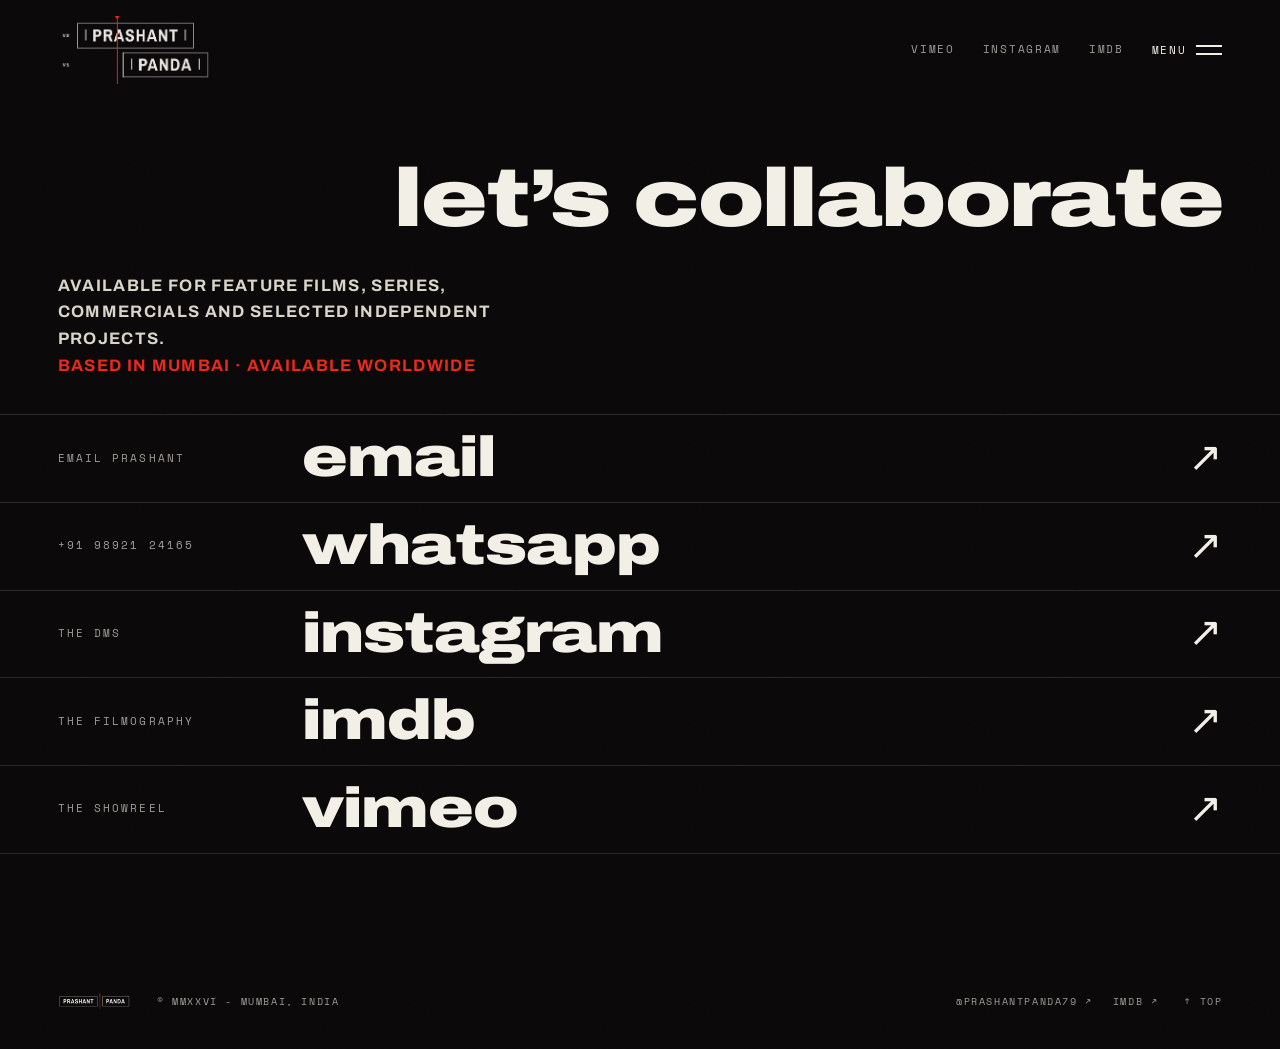
<file: contact.html>
<!DOCTYPE html>
<html lang="en">
<head>
<meta charset="UTF-8" />
<meta name="viewport" content="width=device-width, initial-scale=1.0" />
<title>LET’S COLLABORATE - PRASHANT PANDA</title>
<meta name="description" content="Let’s collaborate. Email, WhatsApp, Instagram, IMDb, Vimeo. Prashant Panda - Mumbai, India. Available worldwide." />
<meta name="theme-color" content="#0a0809" />

<meta property="og:title" content="LET’S COLLABORATE - PRASHANT PANDA" />
<meta property="og:description" content="Let&rsquo;s collaborate. Mumbai, India - available worldwide." />
<meta property="og:type" content="website" />
<meta property="og:image" content="assets/img/brand/pp-endslate-dark.png?v=3" />

<link rel="icon" type="image/png" href="assets/img/brand/favicon-64.png" />
<link rel="preconnect" href="https://fonts.googleapis.com" />
<link rel="preconnect" href="https://fonts.gstatic.com" crossorigin />
<link href="https://fonts.googleapis.com/css2?family=Archivo:wdth,wght@62..125,100..900&family=Space+Mono:wght@400;700&display=swap" rel="stylesheet" />
<link rel="stylesheet" href="styles.css?v=18" />
</head>
<body class="loaded" data-page="contact">

<div class="grain" aria-hidden="true"></div>
<div class="vignette" aria-hidden="true"></div>

<!-- ======== NAV ======== -->
<header class="nav" id="nav">
  <a class="nav__brand" href="/" aria-label="Prashant Panda - home"><img id="navBrandImg" src="assets/img/brand/pp-lockup-primary-white.png?v=3" alt="PRASHANT PANDA" /></a>
  <div class="nav__right">
    <a class="nav__link" href="https://vimeo.com/prashantpanda" target="_blank" rel="noopener">VIMEO</a>
    <a class="nav__link" href="https://www.instagram.com/ppcut_edit/" target="_blank" rel="noopener">INSTAGRAM</a>
    <a class="nav__link" href="https://www.imdb.com/name/nm8079333/" target="_blank" rel="noopener">IMDB</a>
    <button class="nav__burger" id="burger" aria-label="Menu" aria-expanded="false" aria-controls="menu">
      <span class="nav__burger-label" id="burgerLabel">MENU</span>
      <span class="nav__burger-lines"><span></span><span></span></span>
    </button>
  </div>
</header>

<!-- ======== FULLSCREEN MENU ======== -->
<div class="menu" id="menu" aria-hidden="true">
  <div class="menu__bg" aria-hidden="true">
    <img data-menubg="reel"      data-src="assets/img/work/1088993725.jpg" alt="" />
    <img data-menubg="index"     data-src="assets/img/work/1106434425.jpg" alt="" />
    <img data-menubg="directors" data-src="assets/img/work/1073818885.jpg" alt="" />
    <img data-menubg="editor"    data-src="assets/img/work/1015277896.jpg" alt="" />
    <img data-menubg="contact"   data-src="assets/img/work/1106435260.jpg" alt="" />
  </div>
  <nav class="menu__links" aria-label="Primary">
    <a href="/" data-bg="reel"><b>01</b><span>why prashant</span></a>
    <a href="/work" data-bg="index"><b>02</b><span>work</span></a>
    <a href="/directors" data-bg="directors"><b>03</b><span>directors</span></a>
    <a href="/process" data-bg="editor"><b>04</b><span>process</span></a>
    <a class="now" href="/contact" data-bg="contact"><b>05</b><span>let&rsquo;s collaborate</span></a>
  </nav>
  <div class="menu__foot">
    <a href="https://www.instagram.com/ppcut_edit/" target="_blank" rel="noopener">@PPCUT_EDIT</a>
    <span class="menu__foot-right">
      <a href="https://vimeo.com/prashantpanda" target="_blank" rel="noopener">VIMEO&nbsp;↗</a>
      <a href="https://www.instagram.com/prashantpanda79/" target="_blank" rel="noopener">INSTAGRAM&nbsp;↗</a>
      <a href="https://www.imdb.com/name/nm8079333/" target="_blank" rel="noopener">IMDB&nbsp;↗</a>
    </span>
  </div>
</div>

<main id="top">

<!-- ======== LET'S COLLABORATE ======== -->
<footer class="foot" id="contact">
  <div class="sec-head sec-head--first reveal">
    <h1 class="sec-title sec-title--xl">let&rsquo;s collaborate</h1>
  </div>
  <p class="avail reveal">
    Available for feature films, series, commercials and selected independent projects.
    <span>Based in Mumbai · Available worldwide</span>
  </p>

  <a class="frow reveal" id="emailRow" href="mailto:">
    <span class="frow__k" id="emailRowK">EMAIL&nbsp;PRASHANT</span>
    <span class="frow__word">email</span>
    <span class="frow__arrow">↗</span>
  </a>
  <a class="frow reveal" href="https://wa.me/919892124165" target="_blank" rel="noopener">
    <span class="frow__k">+91&nbsp;98921&nbsp;24165</span>
    <span class="frow__word">whatsapp</span>
    <span class="frow__arrow">↗</span>
  </a>
  <a class="frow reveal" href="https://www.instagram.com/ppcut_edit/" target="_blank" rel="noopener">
    <span class="frow__k">THE&nbsp;DMS</span>
    <span class="frow__word">instagram</span>
    <span class="frow__arrow">↗</span>
  </a>
  <a class="frow reveal" href="https://www.imdb.com/name/nm8079333/" target="_blank" rel="noopener">
    <span class="frow__k">THE&nbsp;FILMOGRAPHY</span>
    <span class="frow__word">imdb</span>
    <span class="frow__arrow">↗</span>
  </a>
  <a class="frow reveal" href="https://vimeo.com/prashantpanda" target="_blank" rel="noopener">
    <span class="frow__k">THE&nbsp;SHOWREEL</span>
    <span class="frow__word">vimeo</span>
    <span class="frow__arrow">↗</span>
  </a>

  <div class="foot__bar">
    <span class="foot__brand"><img src="assets/img/brand/pp-lockup-inline-white.png?v=3" alt="PRASHANT PANDA" /></span>
    <span class="foot__legal">©&nbsp;MMXXVI&nbsp;-&nbsp;MUMBAI,&nbsp;INDIA</span>
    <span class="foot__social">
      <a href="https://www.instagram.com/prashantpanda79/" target="_blank" rel="noopener">@PRASHANTPANDA79&nbsp;↗</a>
      <a href="https://www.imdb.com/name/nm8079333/" target="_blank" rel="noopener">IMDB&nbsp;↗</a>
    </span>
    <a class="foot__top" href="#top">↑&nbsp;TOP</a>
  </div>
</footer>

</main>

<script src="script.js?v=21"></script>
</body>
</html>
</file>
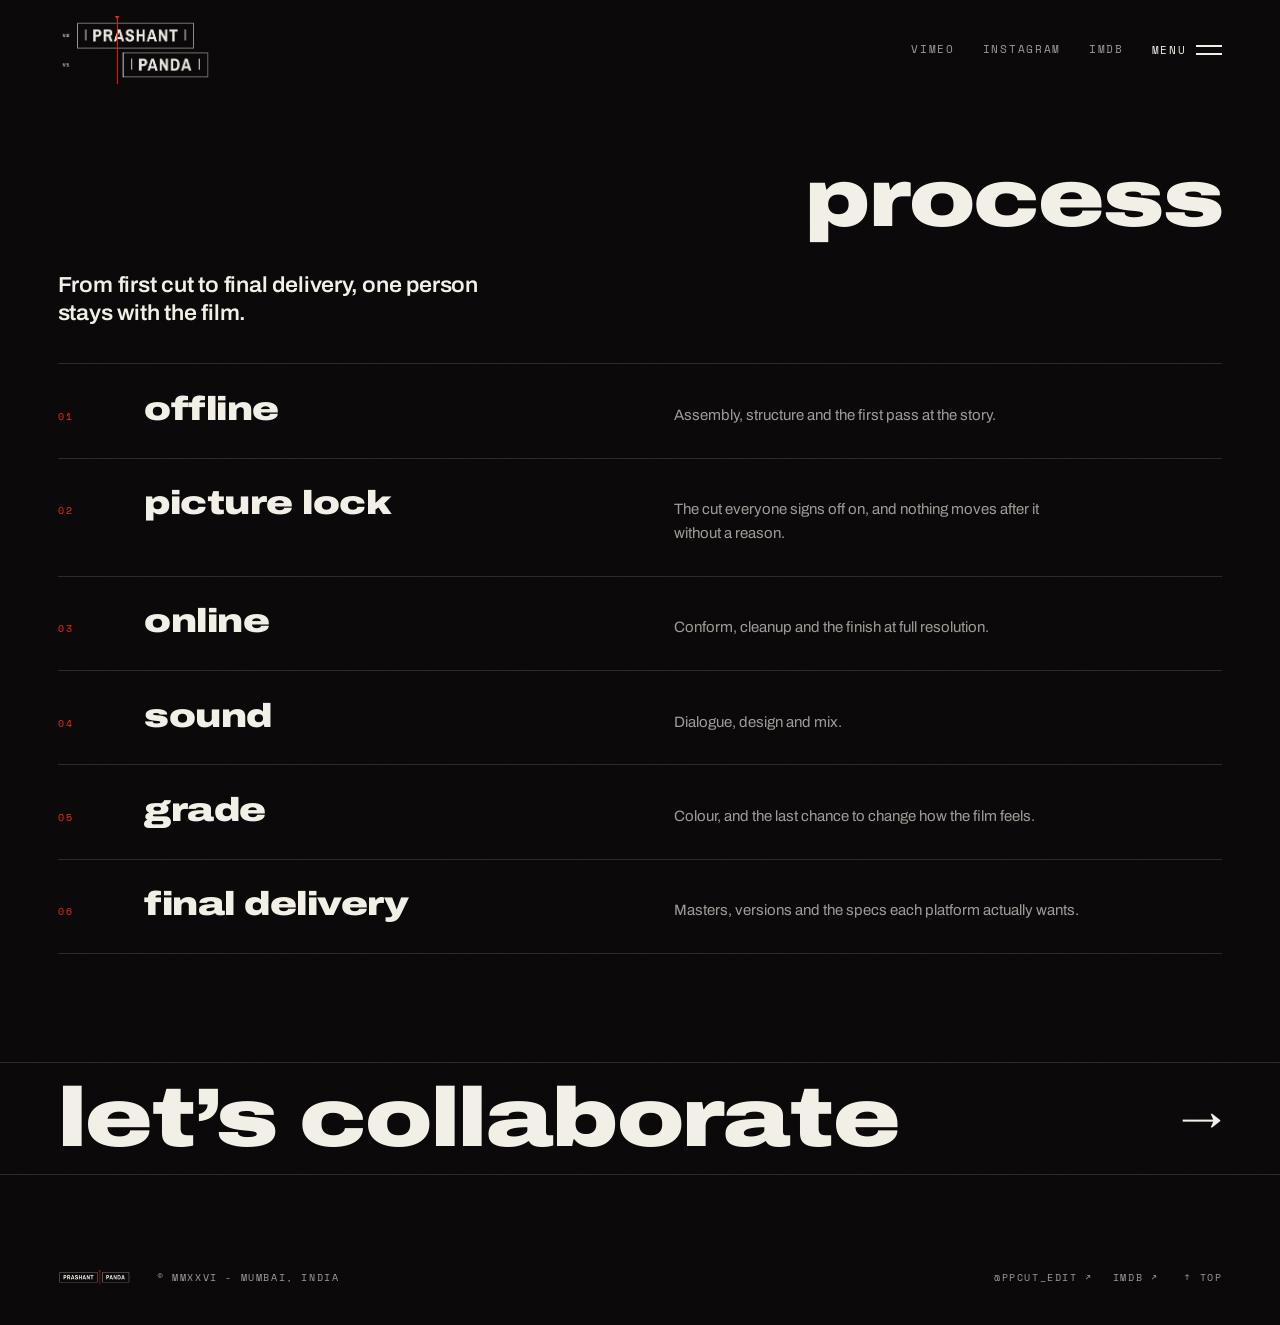
<file: process.html>
<!DOCTYPE html>
<html lang="en">
<head>
<meta charset="UTF-8" />
<meta name="viewport" content="width=device-width, initial-scale=1.0" />
<title>PROCESS - PRASHANT PANDA</title>
<meta name="description" content="How the edit runs, from first assembly through picture lock to final delivery." />
<meta name="theme-color" content="#0a0809" />

<meta property="og:title" content="PROCESS - PRASHANT PANDA" />
<meta property="og:description" content="From first cut to final delivery." />
<meta property="og:type" content="website" />
<meta property="og:image" content="assets/img/work/1073818885.jpg" />

<link rel="icon" type="image/png" href="assets/img/brand/favicon-64.png" />
<link rel="preconnect" href="https://fonts.googleapis.com" />
<link rel="preconnect" href="https://fonts.gstatic.com" crossorigin />
<link href="https://fonts.googleapis.com/css2?family=Archivo:wdth,wght@62..125,100..900&family=Space+Mono:wght@400;700&display=swap" rel="stylesheet" />
<link rel="stylesheet" href="styles.css?v=18" />
</head>
<body class="loaded" data-page="process">

<div class="grain" aria-hidden="true"></div>
<div class="vignette" aria-hidden="true"></div>

<!-- ======== NAV ======== -->
<header class="nav" id="nav">
  <a class="nav__brand" href="/" aria-label="Prashant Panda - home"><img id="navBrandImg" src="assets/img/brand/pp-lockup-primary-white.png?v=3" alt="PRASHANT PANDA" /></a>
  <div class="nav__right">
    <a class="nav__link" href="https://vimeo.com/prashantpanda" target="_blank" rel="noopener">VIMEO</a>
    <a class="nav__link" href="https://www.instagram.com/ppcut_edit/" target="_blank" rel="noopener">INSTAGRAM</a>
    <a class="nav__link" href="https://www.imdb.com/name/nm8079333/" target="_blank" rel="noopener">IMDB</a>
    <button class="nav__burger" id="burger" aria-label="Menu" aria-expanded="false" aria-controls="menu">
      <span class="nav__burger-label" id="burgerLabel">MENU</span>
      <span class="nav__burger-lines"><span></span><span></span></span>
    </button>
  </div>
</header>

<!-- ======== FULLSCREEN MENU ======== -->
<div class="menu" id="menu" aria-hidden="true">
  <div class="menu__bg" aria-hidden="true">
    <img data-menubg="reel"      data-src="assets/img/work/1088993725.jpg" alt="" />
    <img data-menubg="index"     data-src="assets/img/work/1106434425.jpg" alt="" />
    <img data-menubg="directors" data-src="assets/img/work/1073818885.jpg" alt="" />
    <img data-menubg="editor"    data-src="assets/img/work/1015277896.jpg" alt="" />
    <img data-menubg="contact"   data-src="assets/img/work/1106435260.jpg" alt="" />
  </div>
  <nav class="menu__links" aria-label="Primary">
    <a href="/" data-bg="reel"><b>01</b><span>why prashant</span></a>
    <a href="/work" data-bg="index"><b>02</b><span>work</span></a>
    <a href="/directors" data-bg="directors"><b>03</b><span>directors</span></a>
    <a class="now" href="/process" data-bg="editor"><b>04</b><span>process</span></a>
    <a href="/contact" data-bg="contact"><b>05</b><span>let&rsquo;s collaborate</span></a>
  </nav>
  <div class="menu__foot">
    <a href="https://www.instagram.com/ppcut_edit/" target="_blank" rel="noopener">@PPCUT_EDIT</a>
    <span class="menu__foot-right">
      <a href="https://vimeo.com/prashantpanda" target="_blank" rel="noopener">VIMEO&nbsp;↗</a>
      <a href="https://www.instagram.com/prashantpanda79/" target="_blank" rel="noopener">INSTAGRAM&nbsp;↗</a>
      <a href="https://www.imdb.com/name/nm8079333/" target="_blank" rel="noopener">IMDB&nbsp;↗</a>
    </span>
  </div>
</div>

<main id="top">

<!-- ======== PROCESS ========
     The pipeline is Prashant's own (offline through final delivery).
     The step copy below is placeholder - his write-up replaces it. -->
<section class="proc" id="process">
  <div class="sec-head sec-head--first reveal">
    <h1 class="sec-title sec-title--xl">process</h1>
  </div>
  <p class="lede reveal">From first cut to final delivery, one person stays with the film.</p>

  <ol class="proc__list">
    <li class="proc__step reveal">
      <span class="proc__no">01</span>
      <h3 class="proc__title">Offline</h3>
      <p class="proc__text">Assembly, structure and the first pass at the story.</p>
    </li>
    <li class="proc__step reveal">
      <span class="proc__no">02</span>
      <h3 class="proc__title">Picture lock</h3>
      <p class="proc__text">The cut everyone signs off on, and nothing moves after it without a reason.</p>
    </li>
    <li class="proc__step reveal">
      <span class="proc__no">03</span>
      <h3 class="proc__title">Online</h3>
      <p class="proc__text">Conform, cleanup and the finish at full resolution.</p>
    </li>
    <li class="proc__step reveal">
      <span class="proc__no">04</span>
      <h3 class="proc__title">Sound</h3>
      <p class="proc__text">Dialogue, design and mix.</p>
    </li>
    <li class="proc__step reveal">
      <span class="proc__no">05</span>
      <h3 class="proc__title">Grade</h3>
      <p class="proc__text">Colour, and the last chance to change how the film feels.</p>
    </li>
    <li class="proc__step reveal">
      <span class="proc__no">06</span>
      <h3 class="proc__title">Final delivery</h3>
      <p class="proc__text">Masters, versions and the specs each platform actually wants.</p>
    </li>
  </ol>
</section>

<!-- ======== NEXT ======== -->
<div class="nextwrap">
  <a class="frow frow--next reveal" href="/contact">
    <span class="frow__word">let&rsquo;s collaborate</span>
    <span class="frow__arrow">&#8594;</span>
  </a>
</div>

<!-- ======== MINI FOOT ======== -->
<footer class="foot foot--mini">
  <div class="foot__bar">
    <span class="foot__brand"><img src="assets/img/brand/pp-lockup-inline-white.png?v=3" alt="PRASHANT PANDA" /></span>
    <span class="foot__legal">&copy;&nbsp;MMXXVI&nbsp;-&nbsp;MUMBAI,&nbsp;INDIA</span>
    <span class="foot__social">
      <a href="https://www.instagram.com/ppcut_edit/" target="_blank" rel="noopener">@PPCUT_EDIT&nbsp;&#8599;</a>
      <a href="https://www.imdb.com/name/nm8079333/" target="_blank" rel="noopener">IMDB&nbsp;&#8599;</a>
    </span>
    <a class="foot__top" href="#top">&#8593;&nbsp;TOP</a>
  </div>
</footer>

</main>

<script src="script.js?v=21"></script>
</body>
</html>
</file>
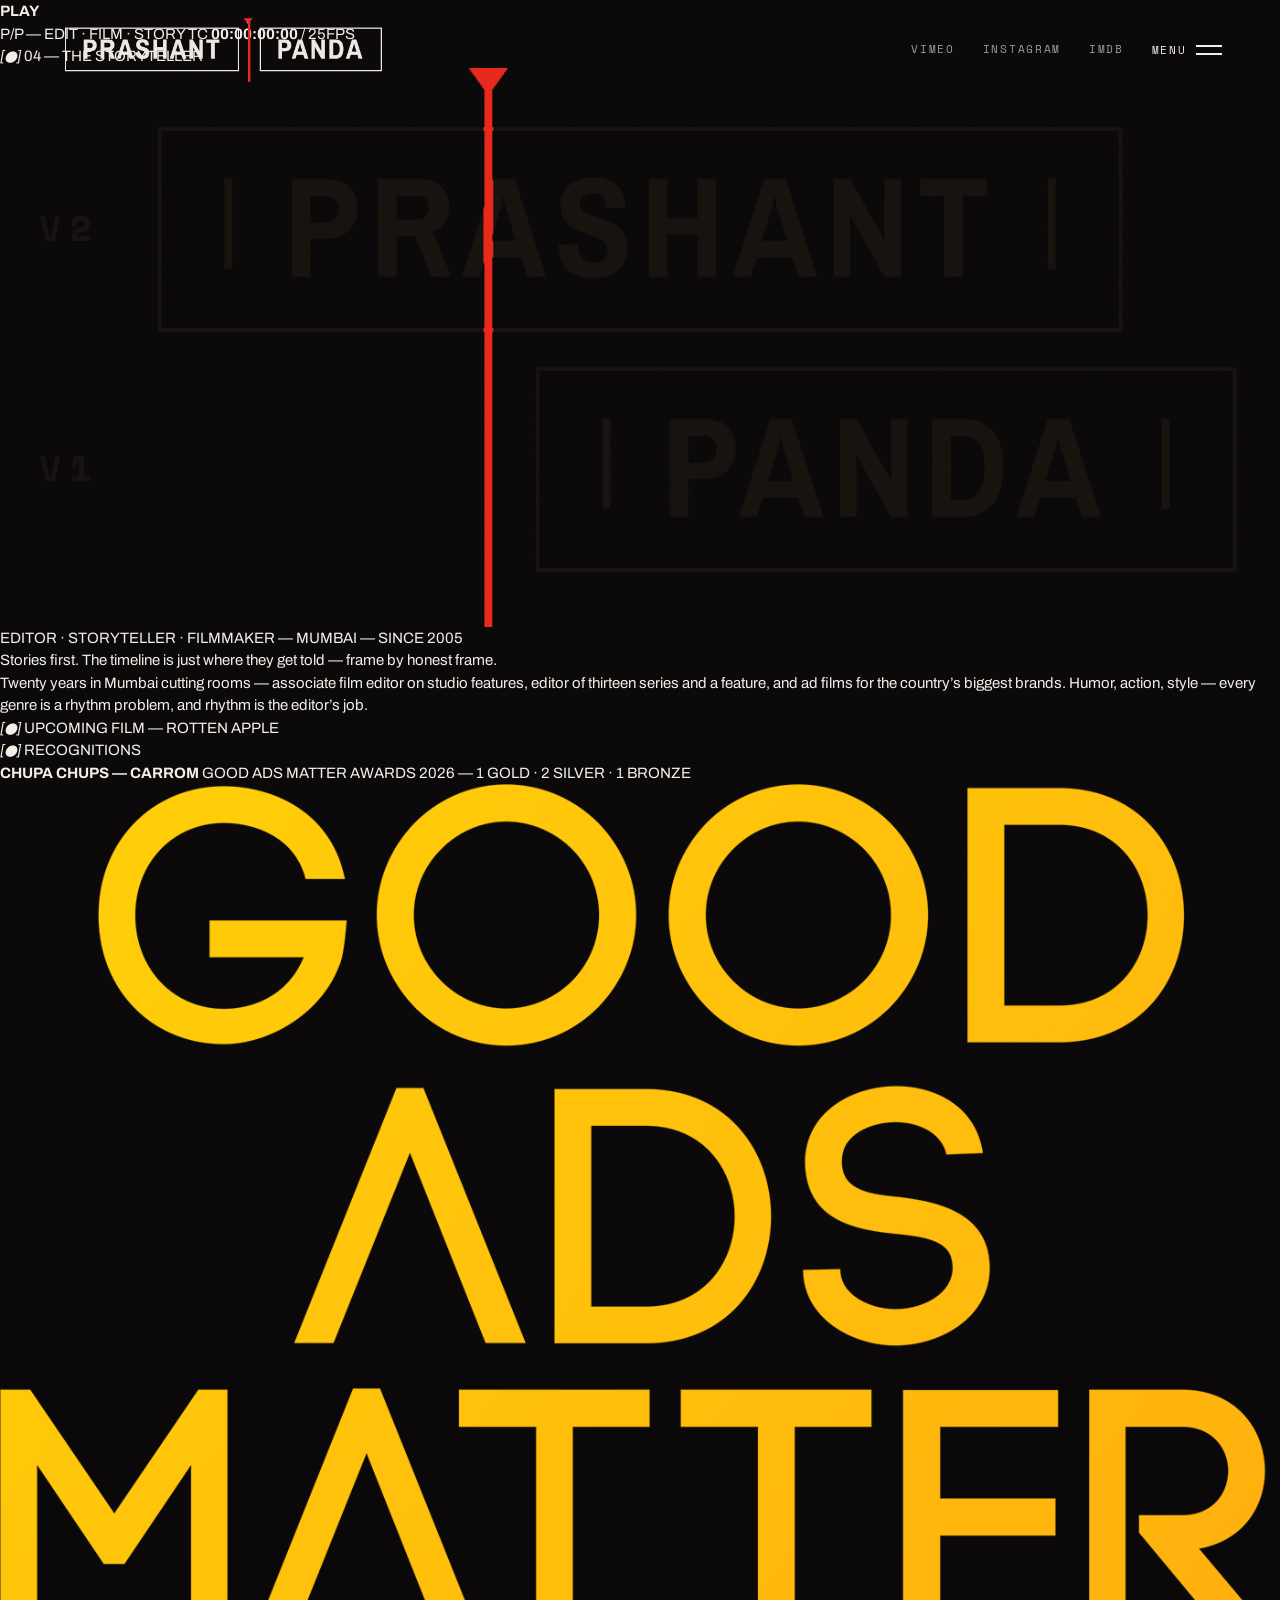
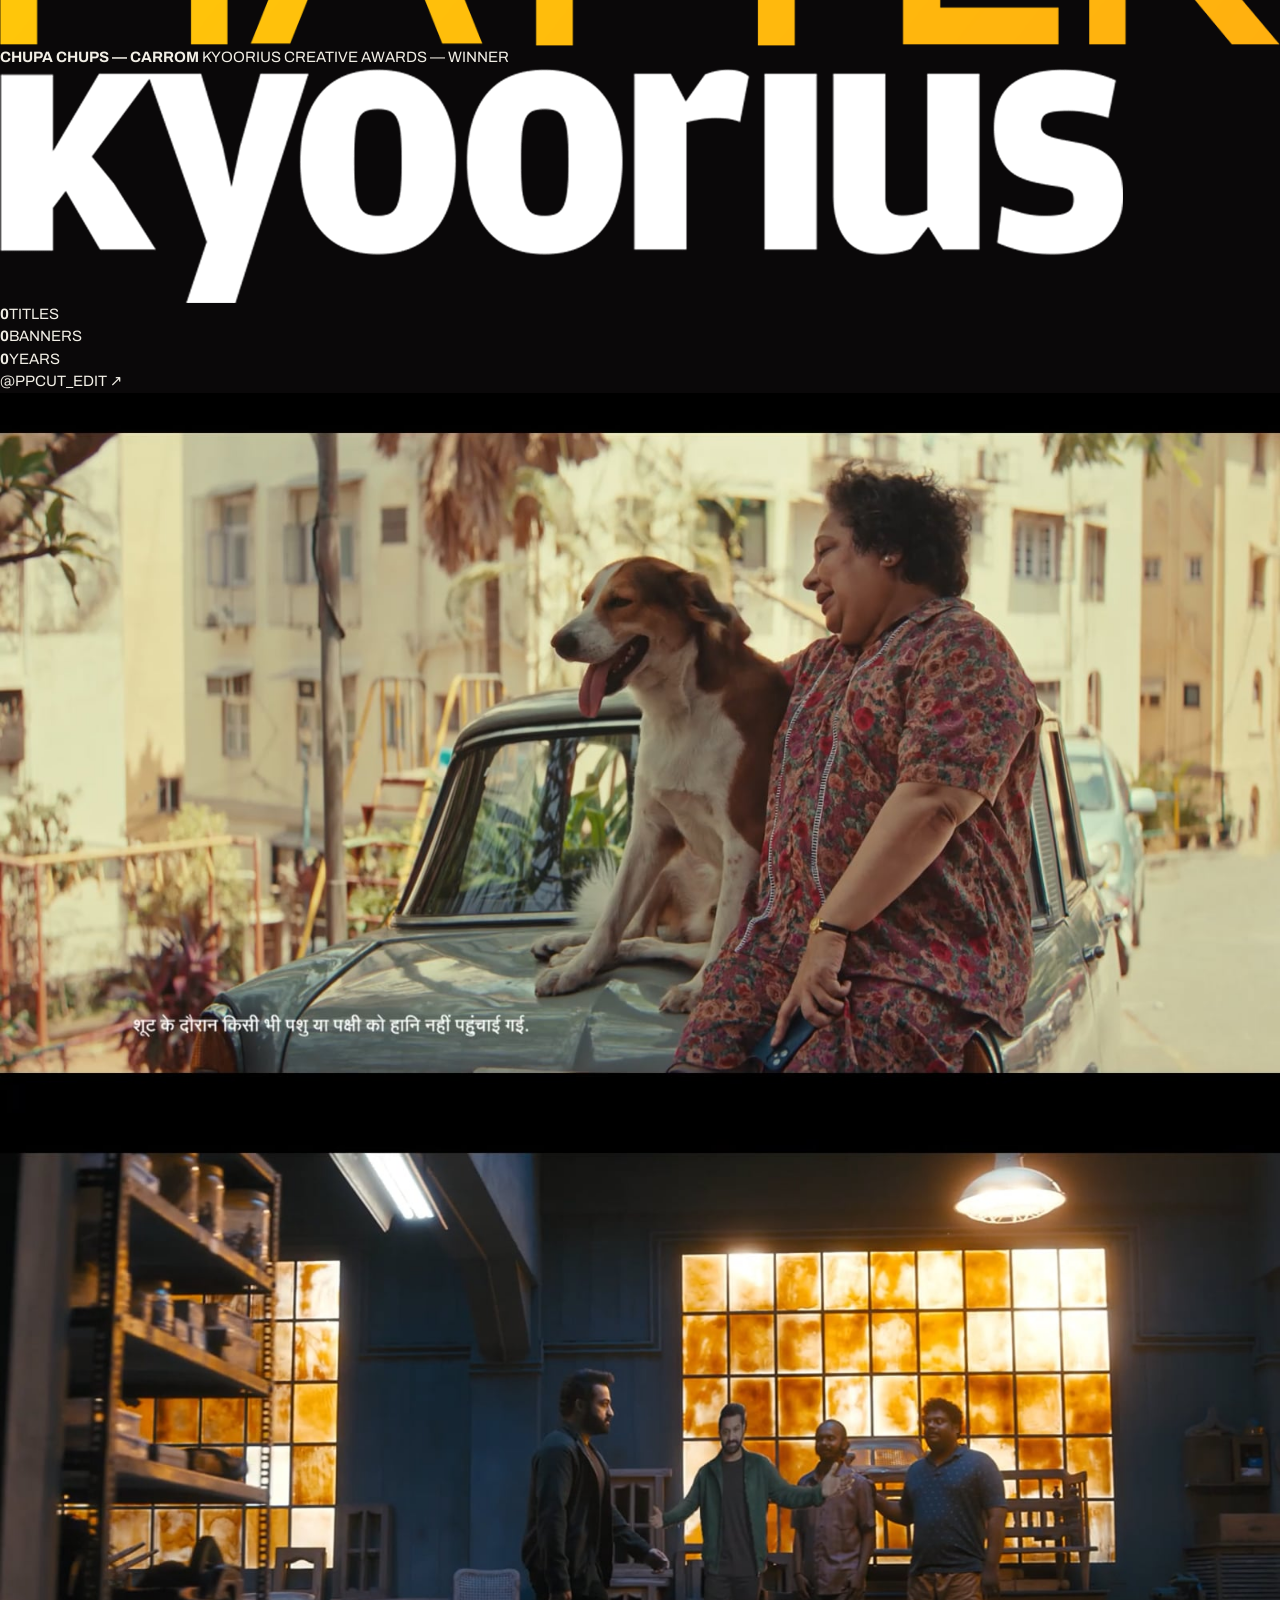
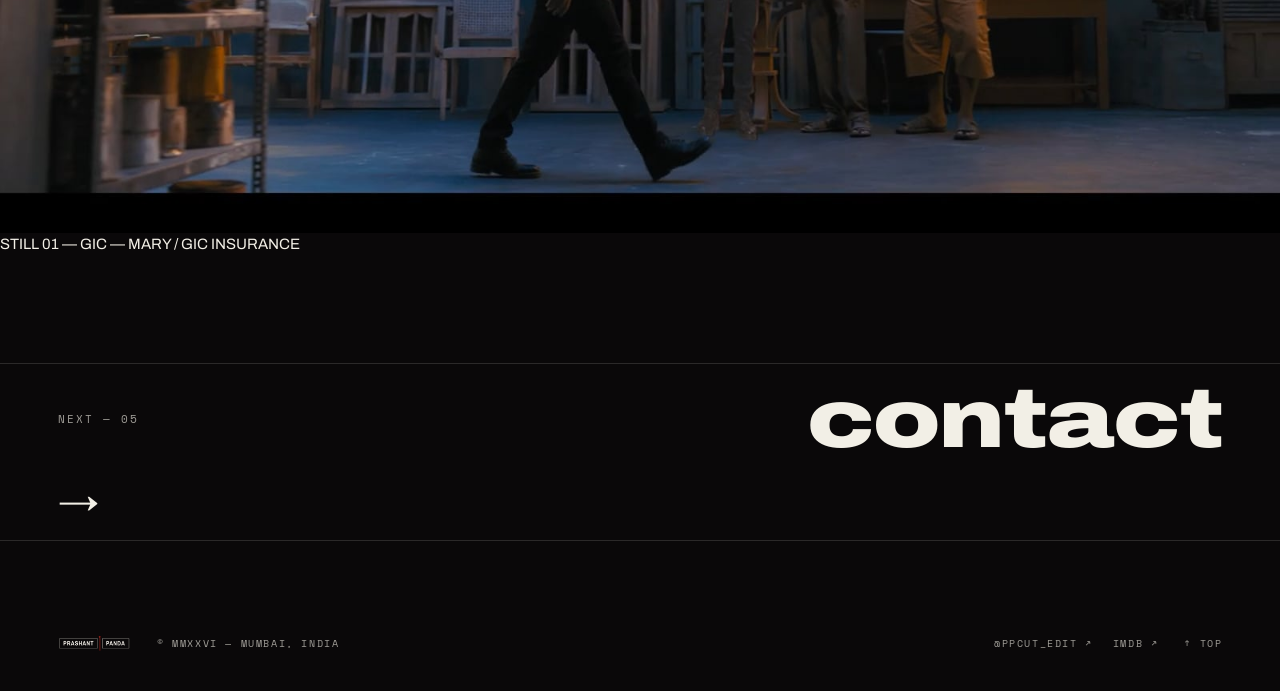
<file: storyteller.html>
<!DOCTYPE html>
<html lang="en">
<head>
<meta charset="UTF-8" />
<meta name="viewport" content="width=device-width, initial-scale=1.0" />
<title>THE STORYTELLER — PRASHANT PANDA</title>
<meta name="description" content="Editor, storyteller, filmmaker — Mumbai, since 2005. Twenty-four titles, eighteen banners, twenty years in the cut." />
<meta name="theme-color" content="#0a0809" />

<meta property="og:title" content="THE STORYTELLER — PRASHANT PANDA" />
<meta property="og:description" content="Editor, storyteller, filmmaker — Mumbai, since 2005." />
<meta property="og:type" content="website" />
<meta property="og:image" content="assets/img/brand/pp-endslate-dark.png" />

<link rel="icon" type="image/png" href="assets/img/brand/favicon-64.png" />
<link rel="preconnect" href="https://fonts.googleapis.com" />
<link rel="preconnect" href="https://fonts.gstatic.com" crossorigin />
<link href="https://fonts.googleapis.com/css2?family=Archivo:wdth,wght@62..125,100..900&family=Space+Mono:wght@400;700&display=swap" rel="stylesheet" />
<link rel="stylesheet" href="styles.css?v=2" />
</head>
<body class="loaded" data-page="storyteller" data-nav="solid" data-tc="1225">

<!-- ======== FILM GRAIN + VIGNETTE ======== -->
<div class="grain" aria-hidden="true"></div>
<div class="vignette" aria-hidden="true"></div>

<!-- ======== CUSTOM CURSOR ======== -->
<div class="cursor" id="cursor" aria-hidden="true">
  <span class="cursor__dot"></span>
  <span class="cursor__ring"><b class="cursor__label">PLAY</b></span>
</div>

<!-- ======== HUD (scroll timecode) ======== -->
<div class="hud" aria-hidden="true">
  <span class="hud__l">P/P — EDIT · FILM · STORY</span>
  <span class="hud__r">TC <b id="tc">00:00:00:00</b> / 25FPS</span>
</div>

<!-- ======== NAV ======== -->
<header class="nav" id="nav">
  <a class="nav__brand" href="/" aria-label="Prashant Panda — home"><img src="assets/img/brand/pp-lockup-inline-white.png" alt="PRASHANT PANDA" /></a>
  <div class="nav__right">
    <a class="nav__link" href="https://vimeo.com/showcase/8346821" target="_blank" rel="noopener">VIMEO</a>
    <a class="nav__link" href="https://www.instagram.com/ppcut_edit/" target="_blank" rel="noopener">INSTAGRAM</a>
    <a class="nav__link" href="https://www.imdb.com/name/nm8079333/" target="_blank" rel="noopener">IMDB</a>
    <button class="nav__burger" id="burger" aria-label="Menu" aria-expanded="false" aria-controls="menu">
      <span class="nav__burger-label" id="burgerLabel">MENU</span>
      <span class="nav__burger-lines"><span></span><span></span></span>
    </button>
  </div>
</header>

<!-- ======== FULLSCREEN MENU ======== -->
<div class="menu" id="menu" aria-hidden="true">
  <div class="menu__bg" aria-hidden="true">
    <img data-menubg="reel"      src="assets/img/work/1088993725.jpg" alt="" />
    <img data-menubg="index"     src="assets/img/work/1106434425.jpg" alt="" />
    <img data-menubg="directors" src="assets/img/work/1073818885.jpg" alt="" />
    <img data-menubg="editor"    src="assets/img/work/1015277896.jpg" alt="" />
    <img data-menubg="contact"   src="assets/img/work/1106435260.jpg" alt="" />
  </div>
  <nav class="menu__links" aria-label="Primary">
    <a href="/" data-bg="reel"><b>01</b><span>REEL</span><small>07 CUTS</small></a>
    <a href="/work" data-bg="index"><b>02</b><span>INDEX</span><small>60 TITLES + 22 BANNERS</small></a>
    <a href="/directors" data-bg="directors"><b>03</b><span>DIRECTORS</span><small>10 NAMES</small></a>
    <a class="now" href="/storyteller" data-bg="editor"><b>04</b><span>STORYTELLER</span><small>P. PANDA</small></a>
    <a href="/contact" data-bg="contact"><b>05</b><span>CONTACT</span><small>MUMBAI</small></a>
  </nav>
  <div class="menu__foot">
    <a href="https://www.instagram.com/ppcut_edit/" target="_blank" rel="noopener">@PPCUT_EDIT</a>
    <span class="menu__foot-right">
      <a href="https://vimeo.com/showcase/8346821" target="_blank" rel="noopener">VIMEO&nbsp;↗</a>
      <a href="https://www.instagram.com/prashantpanda79/" target="_blank" rel="noopener">INSTAGRAM&nbsp;↗</a>
      <a href="https://www.imdb.com/name/nm8079333/" target="_blank" rel="noopener">IMDB&nbsp;↗</a>
    </span>
  </div>
</div>

<main id="top">

<!-- ======== 04 — STORYTELLER (bone split panel) ======== -->
<section class="producer" id="editor">
  <div class="producer__panel reveal">
    <span class="kicker kicker--ink"><i>[●]</i> 04 — THE STORYTELLER</span>
    <h2 class="producer__name producer__name--lockup"><img src="assets/img/brand/pp-lockup-primary-black.png" alt="PRASHANT PANDA" /></h2>
    <span class="producer__role">EDITOR · STORYTELLER · FILMMAKER — MUMBAI — SINCE 2005</span>
    <p class="producer__line">Stories first. The timeline is just where they get told — frame by honest frame.</p>
    <p class="producer__bio">Twenty years in Mumbai cutting rooms — associate film editor on studio features, editor of thirteen series and a feature, and ad films for the country&rsquo;s biggest brands. Humor, action, style — every genre is a rhythm problem, and rhythm is the editor&rsquo;s job.</p>
    <p class="producer__note"><i>[●]</i>&nbsp;UPCOMING&nbsp;FILM&nbsp;—&nbsp;ROTTEN&nbsp;APPLE</p>
    <div class="recog">
      <span class="recog__kicker"><i>[●]</i>&nbsp;RECOGNITIONS</span>
      <ul class="recog__list">
        <li>
          <span class="recog__text">
            <b>CHUPA CHUPS — CARROM</b>
            <span>GOOD ADS MATTER AWARDS 2026 — 1 GOLD · 2 SILVER · 1 BRONZE</span>
          </span>
          <img class="recog__logo" src="assets/img/brands/good-ads-matter.png" alt="Good Ads Matter" loading="lazy" />
        </li>
        <li>
          <span class="recog__text">
            <b>CHUPA CHUPS — CARROM</b>
            <span>KYOORIUS CREATIVE AWARDS — WINNER</span>
          </span>
          <img class="recog__logo" src="assets/img/brands/kyoorius.png" alt="Kyoorius" loading="lazy" />
        </li>
      </ul>
    </div>
    <div class="producer__stats">
      <div class="stat"><b data-count="60">0</b><span>TITLES</span></div>
      <div class="stat"><b data-count="22">0</b><span>BANNERS</span></div>
      <div class="stat"><b data-count="20">0</b><span>YEARS</span></div>
    </div>
    <a class="producer__mail" href="https://www.instagram.com/ppcut_edit/" target="_blank" rel="noopener">@PPCUT_EDIT&nbsp;↗</a>
  </div>
  <div class="producer__viz" aria-hidden="true">
    <img id="vizA" class="producer__still on" src="assets/img/work/1088993725.jpg" alt="" />
    <img id="vizB" class="producer__still" src="assets/img/work/867458294.jpg" alt="" />
    <span class="producer__cap" id="vizCap">STILL 01 — GIC — MARY / GIC INSURANCE</span>
    <span class="producer__bar"><i id="vizBar"></i></span>
  </div>
</section>

<!-- ======== NEXT ======== -->
<div class="nextwrap">
  <a class="frow frow--next reveal" href="/contact">
    <span class="frow__k">NEXT&nbsp;—&nbsp;05</span>
    <span class="frow__word">CONTACT</span>
    <span class="frow__arrow">→</span>
  </a>
</div>

<!-- ======== MINI FOOT ======== -->
<footer class="foot foot--mini">
  <div class="foot__bar">
    <span class="foot__brand"><img src="assets/img/brand/pp-lockup-inline-white.png" alt="PRASHANT PANDA" /></span>
    <span class="foot__legal">©&nbsp;MMXXVI&nbsp;—&nbsp;MUMBAI,&nbsp;INDIA</span>
    <span class="foot__social">
      <a href="https://www.instagram.com/ppcut_edit/" target="_blank" rel="noopener">@PPCUT_EDIT&nbsp;↗</a>
      <a href="https://www.imdb.com/name/nm8079333/" target="_blank" rel="noopener">IMDB&nbsp;↗</a>
    </span>
    <a class="foot__top" href="#top">↑&nbsp;TOP</a>
  </div>
</footer>

</main>

<script src="script.js?v=4"></script>
</body>
</html>
</file>
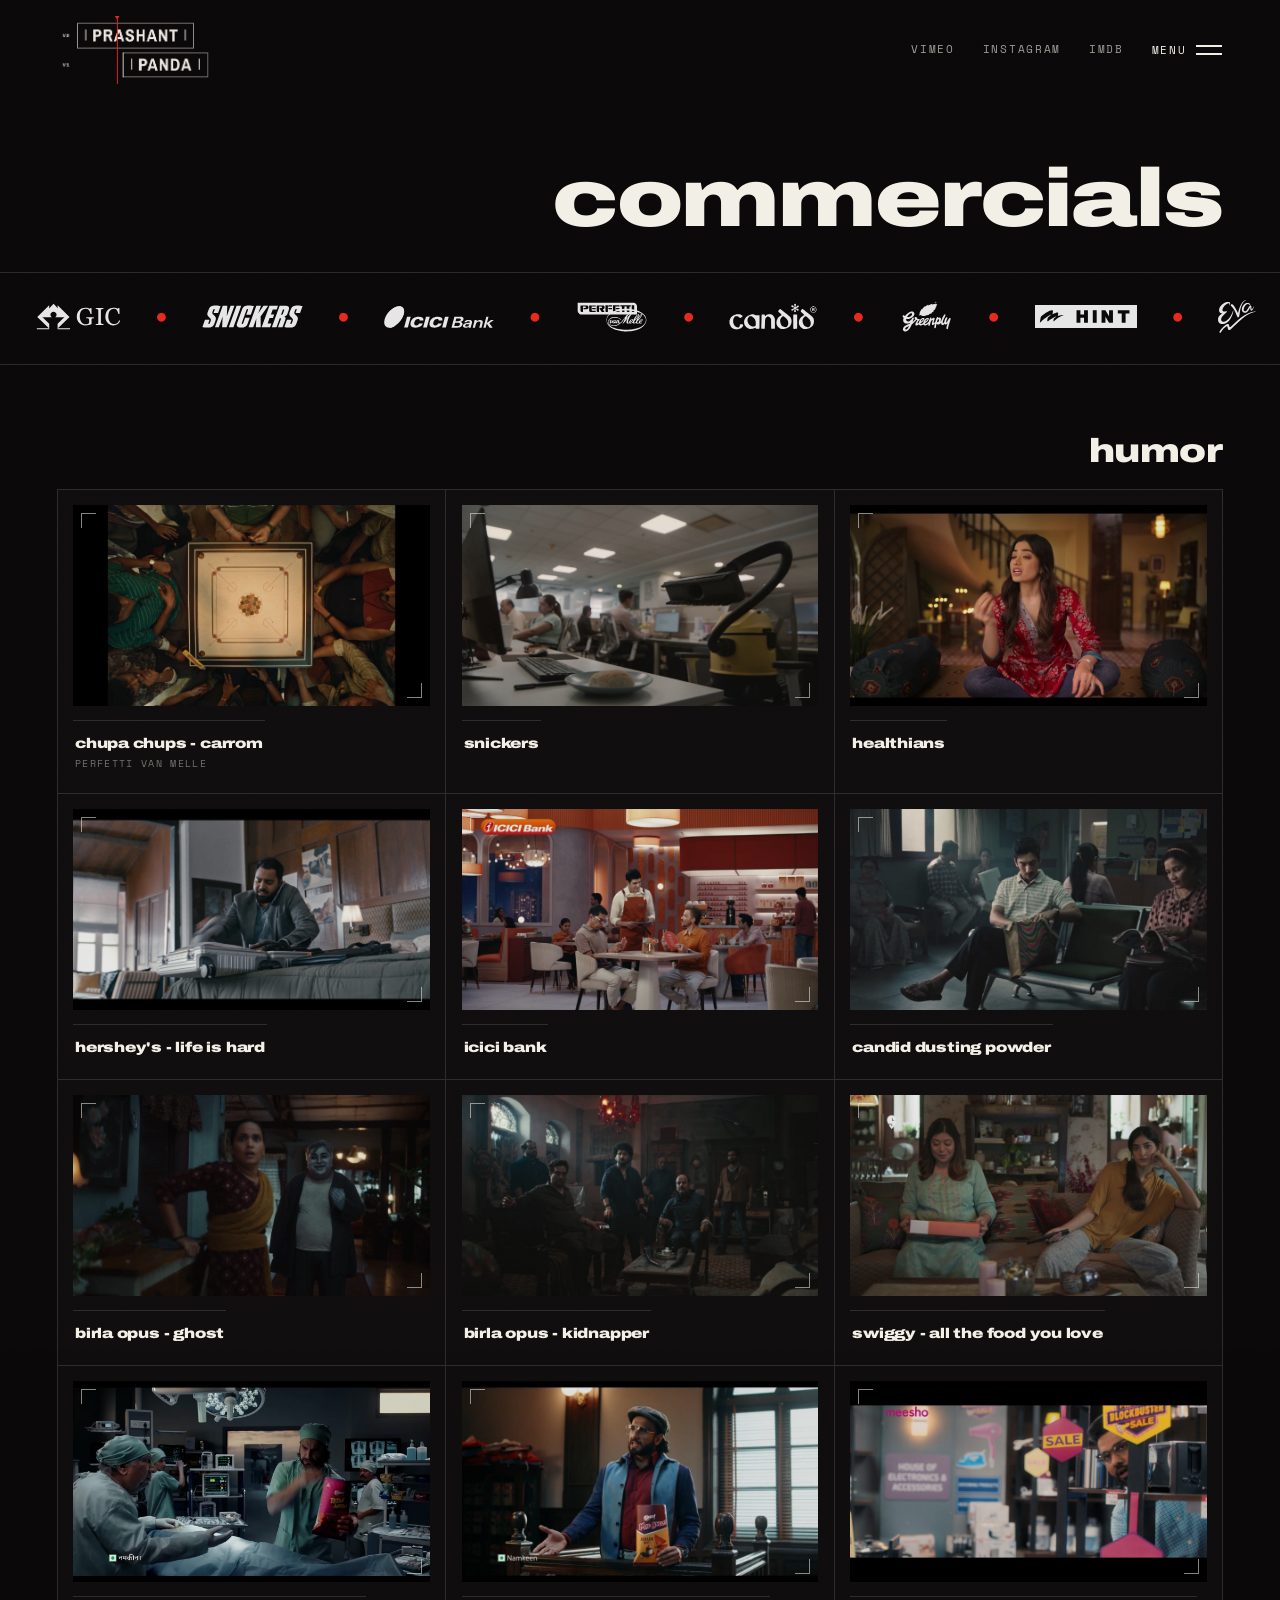
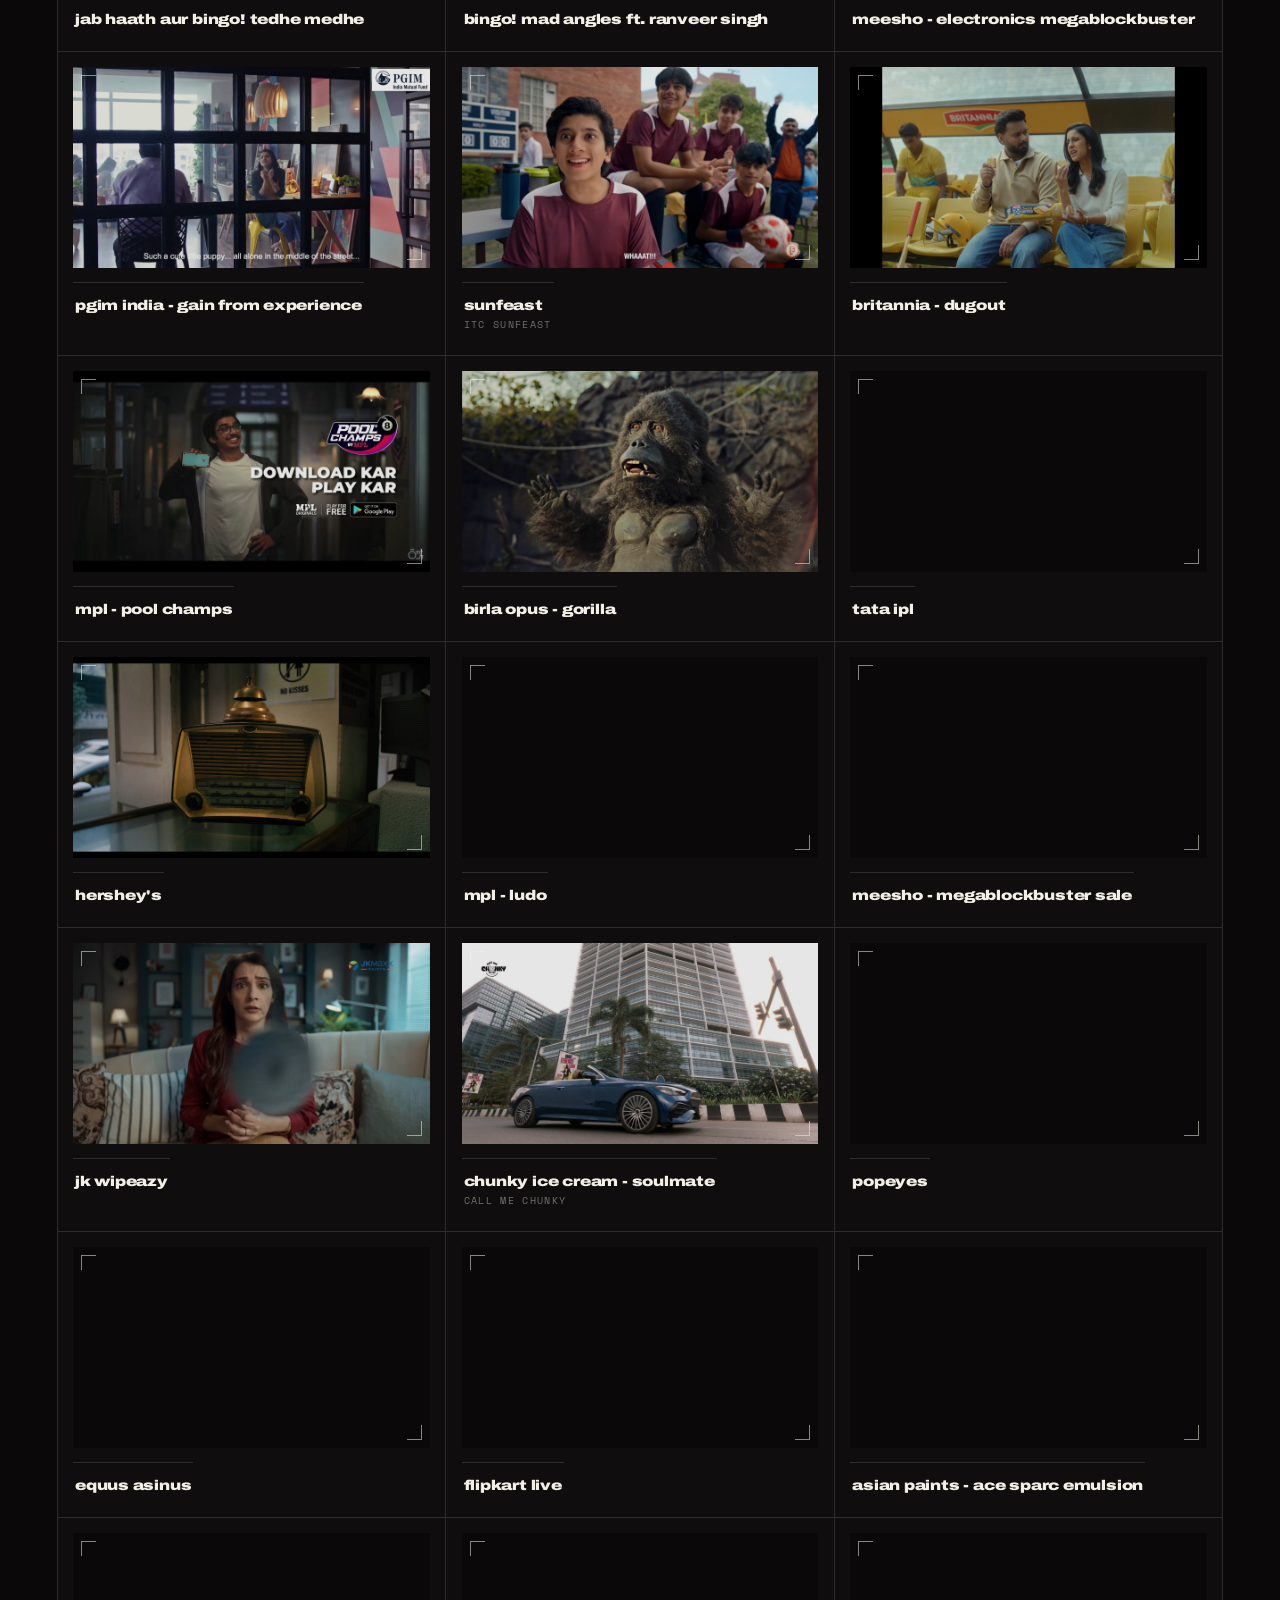
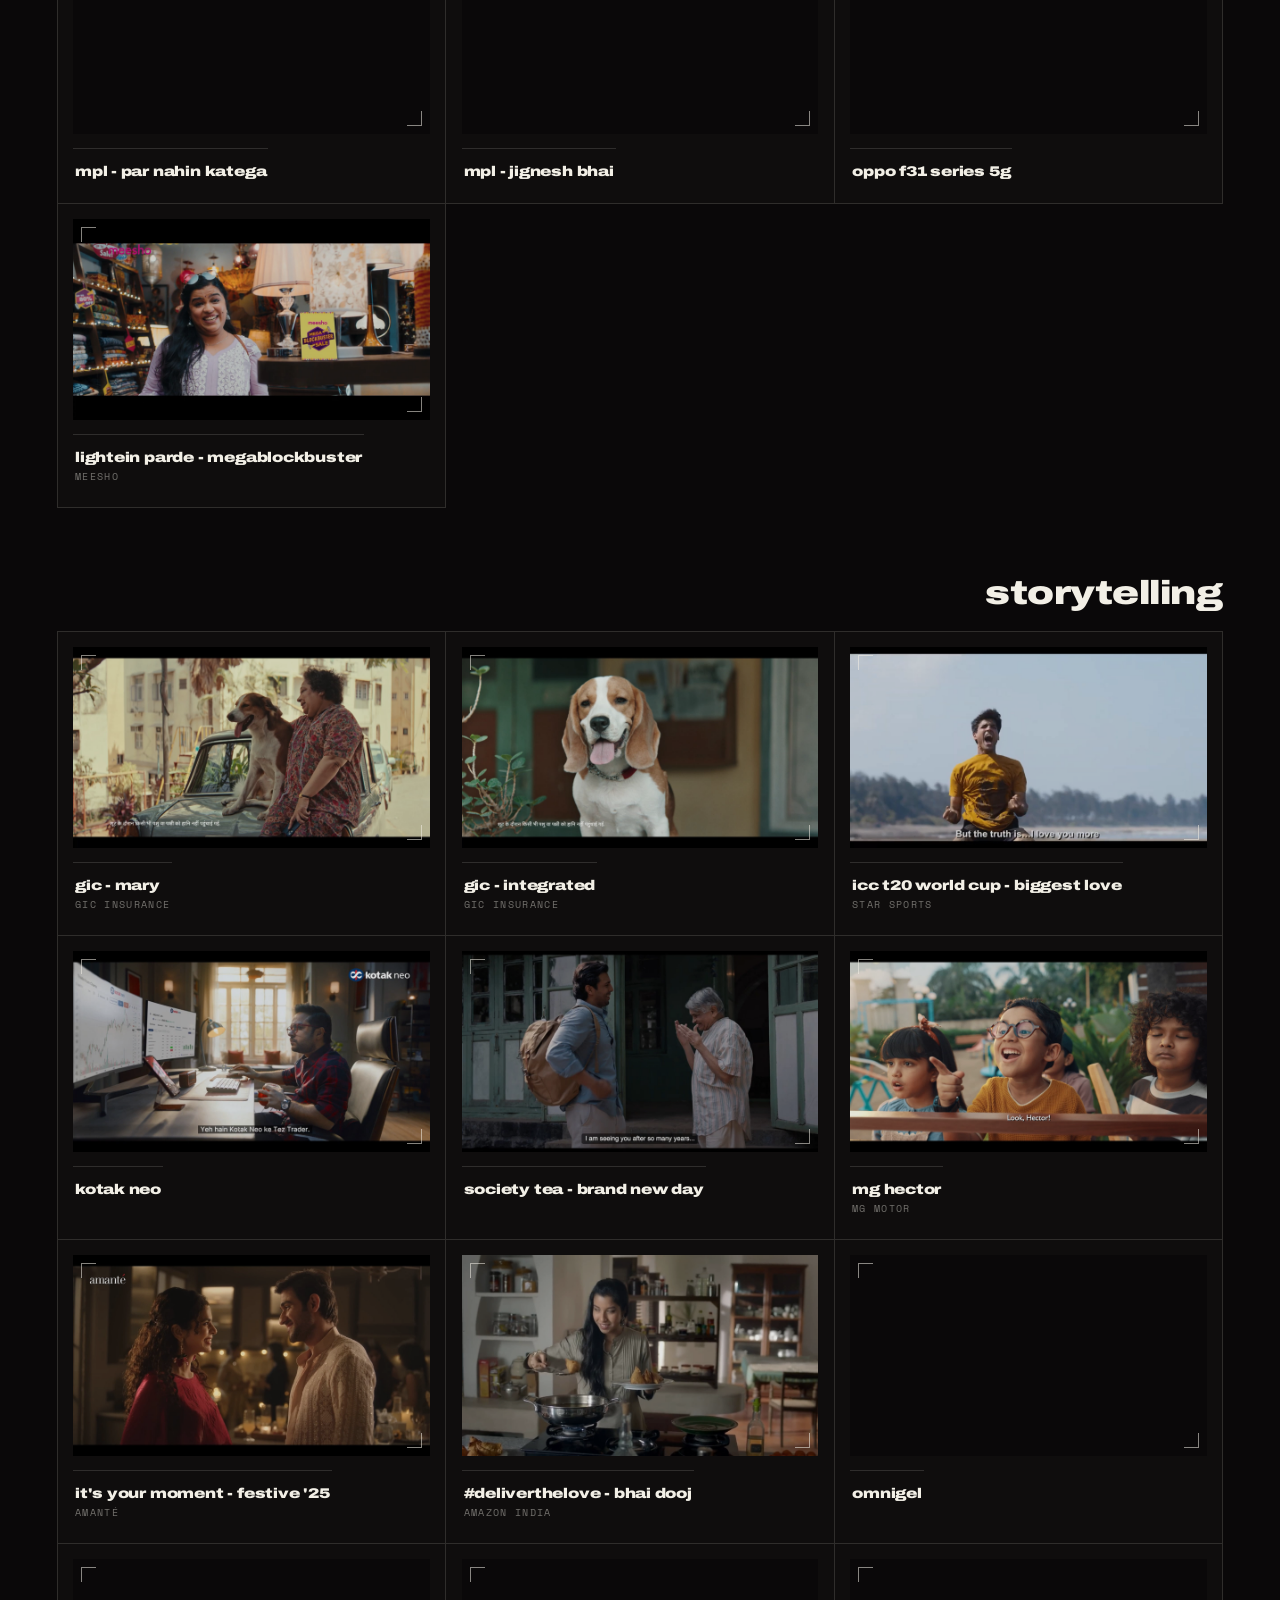
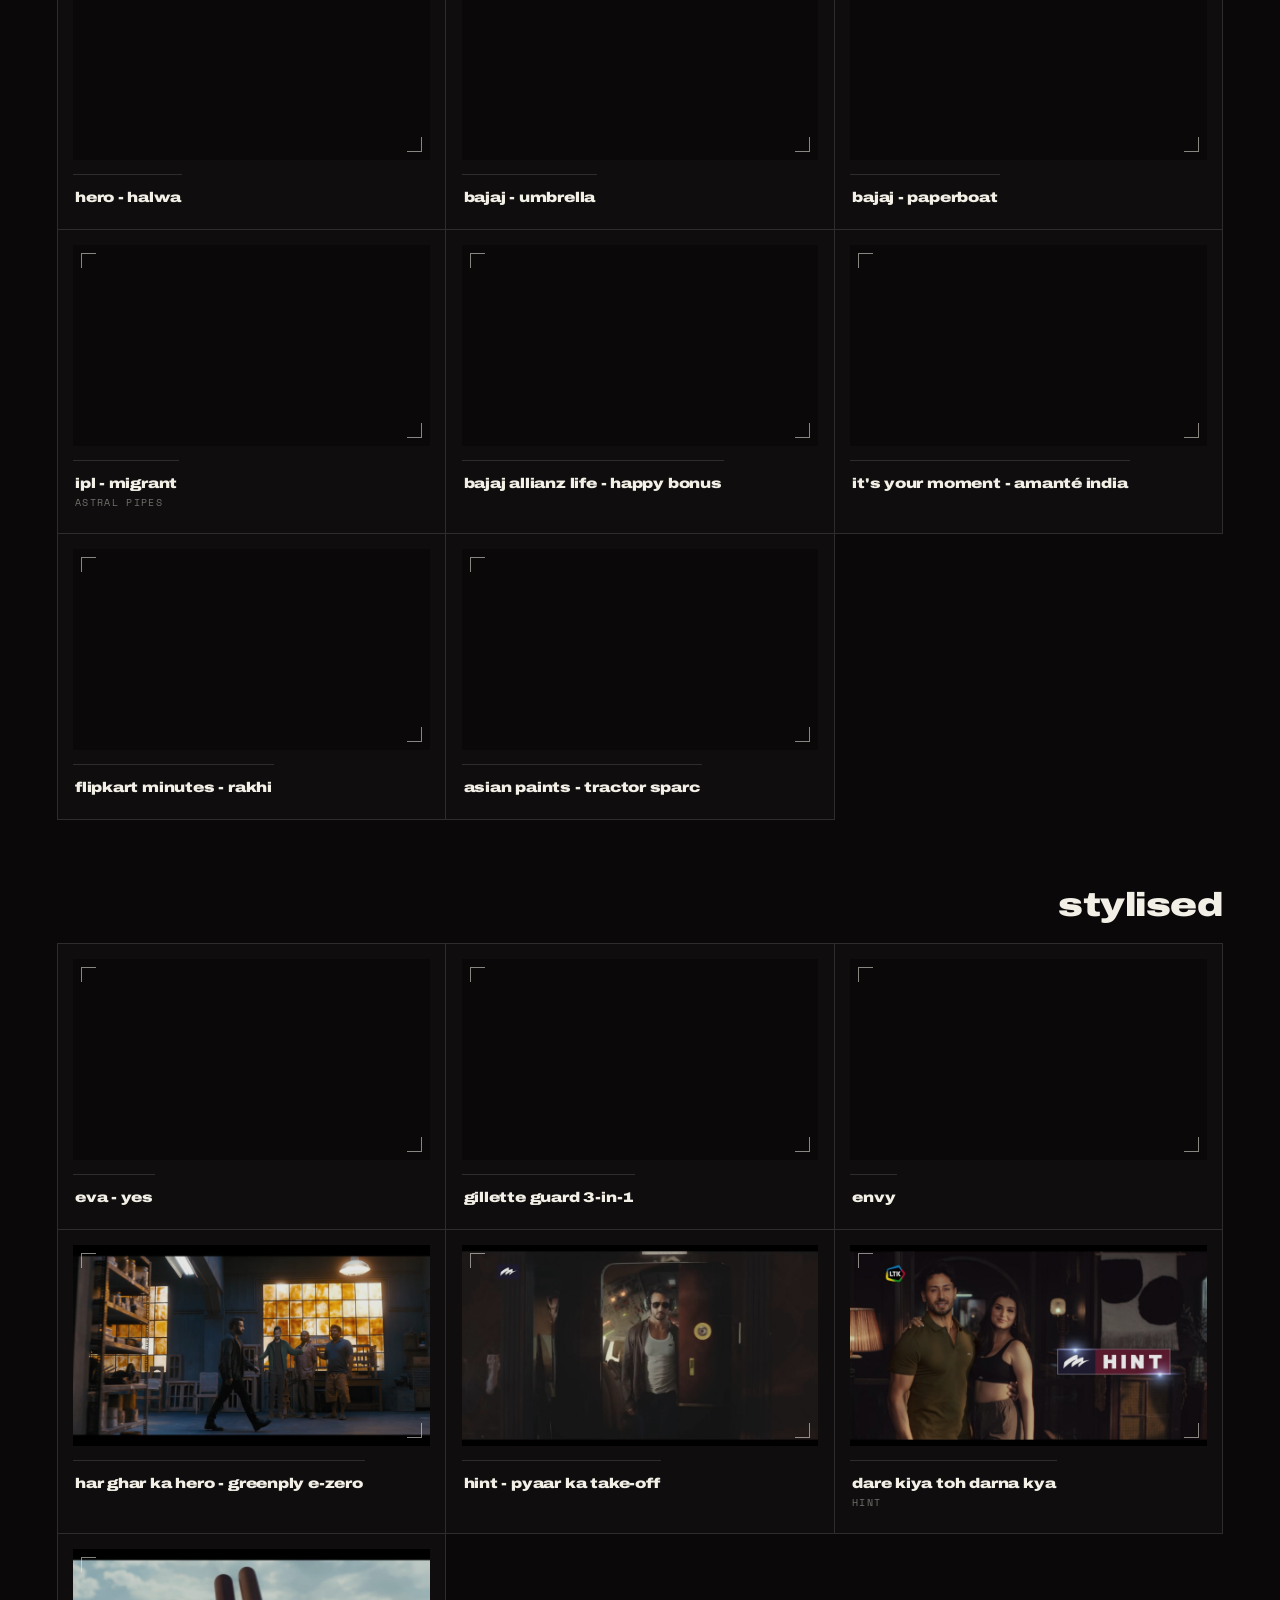
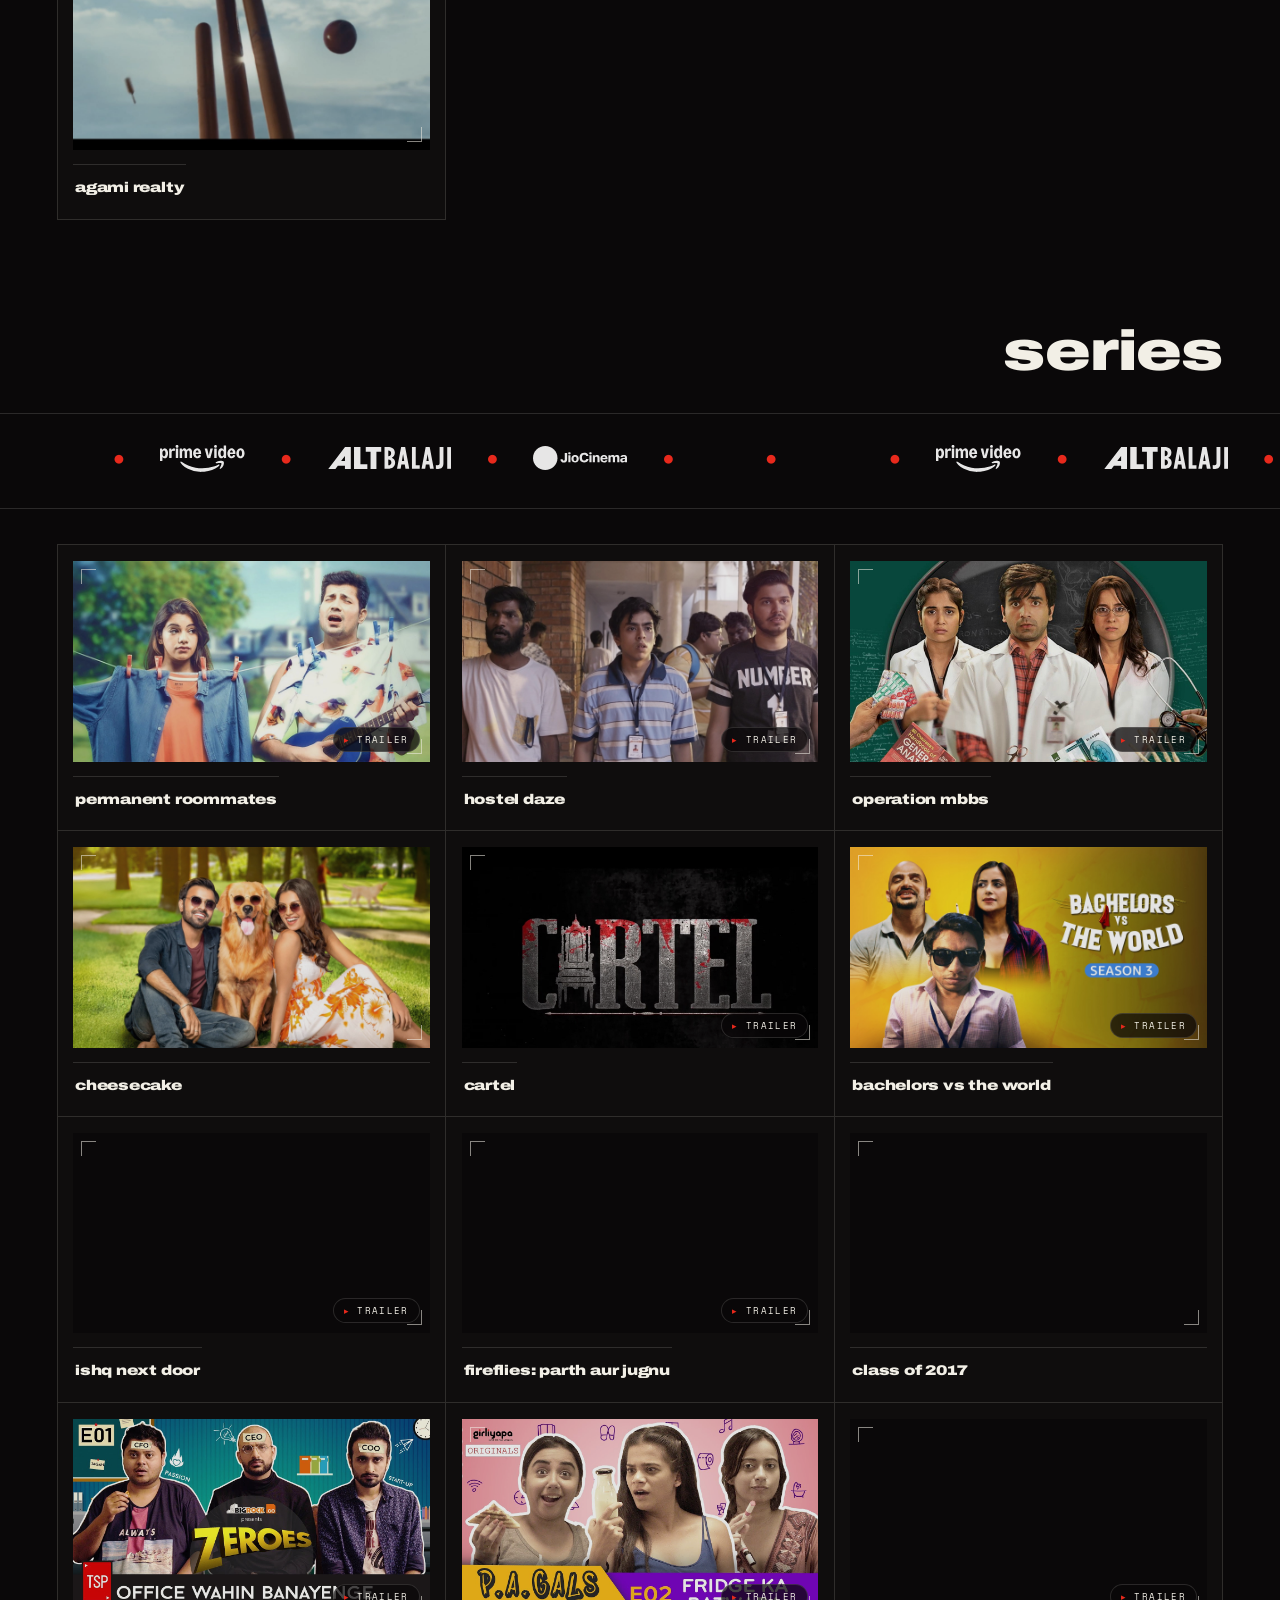
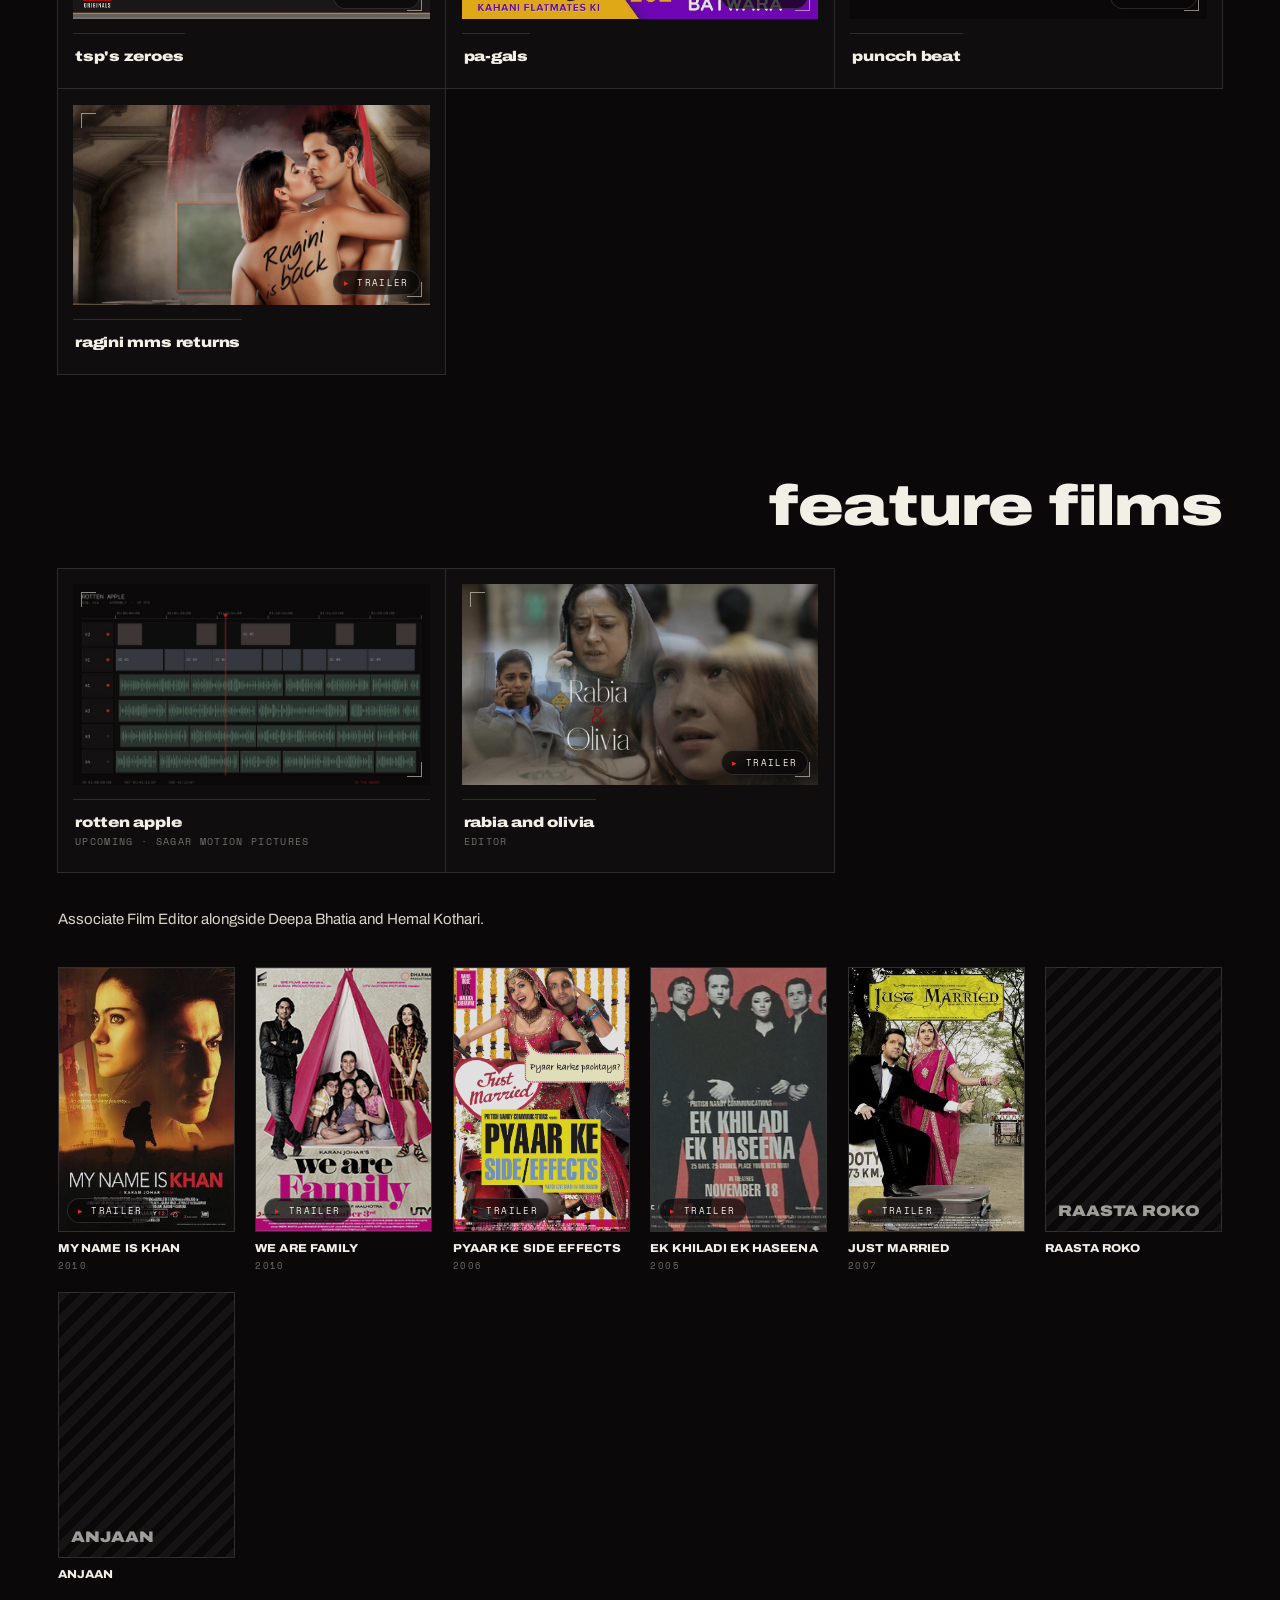
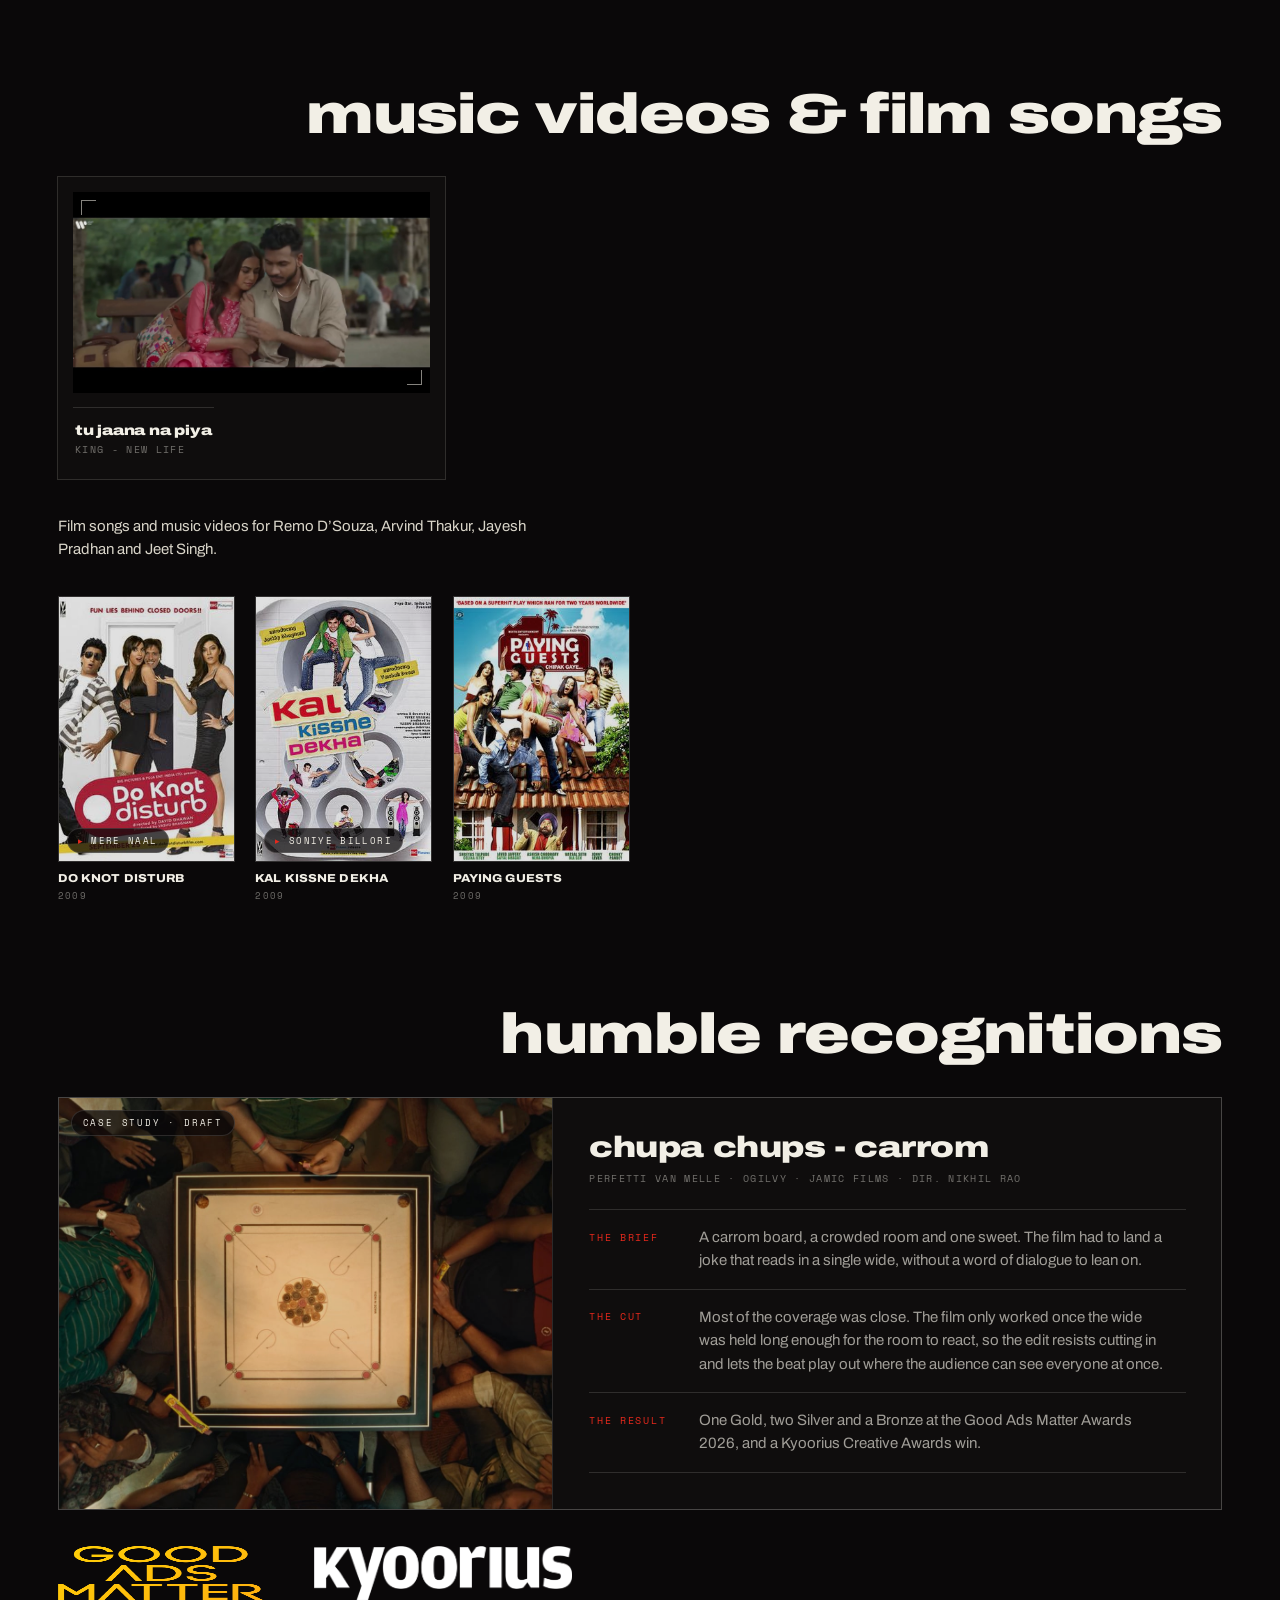
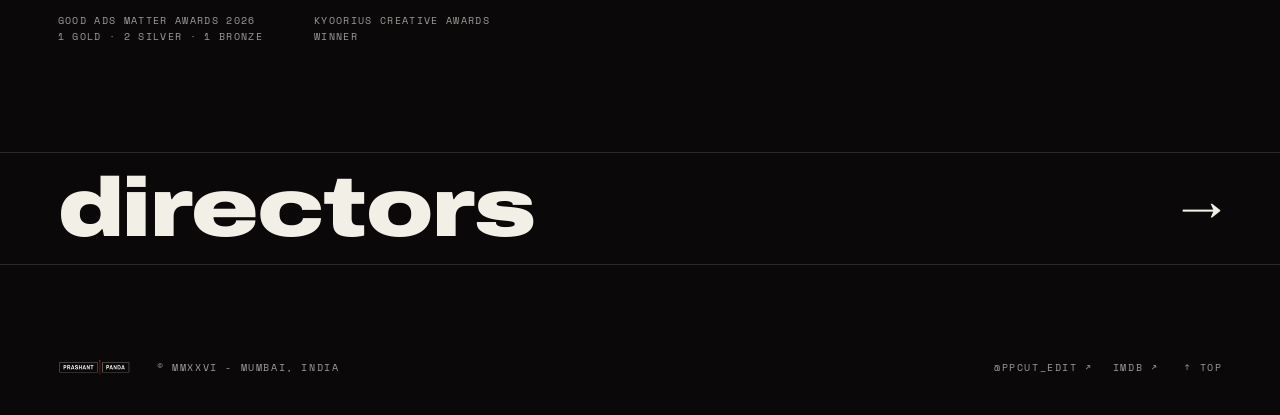
<file: work.html>
<!DOCTYPE html>
<html lang="en">
<head>
<meta charset="UTF-8" />
<meta name="viewport" content="width=device-width, initial-scale=1.0" />
<title>WORK - PRASHANT PANDA</title>
<meta name="description" content="Commercials, series, feature films and music videos cut by Prashant Panda, with the brands and banners they were made for." />
<meta name="theme-color" content="#0a0809" />

<meta property="og:title" content="WORK - PRASHANT PANDA" />
<meta property="og:description" content="Commercials, series, feature films, music videos." />
<meta property="og:type" content="website" />
<meta property="og:image" content="assets/img/work/1106434425.jpg" />

<link rel="icon" type="image/png" href="assets/img/brand/favicon-64.png" />
<link rel="preconnect" href="https://fonts.googleapis.com" />
<link rel="preconnect" href="https://fonts.gstatic.com" crossorigin />
<link href="https://fonts.googleapis.com/css2?family=Archivo:wdth,wght@62..125,100..900&family=Space+Mono:wght@400;700&display=swap" rel="stylesheet" />
<link rel="stylesheet" href="styles.css?v=18" />
</head>
<body class="loaded" data-page="work">

<div class="grain" aria-hidden="true"></div>
<div class="vignette" aria-hidden="true"></div>

<!-- ======== NAV ======== -->
<header class="nav" id="nav">
  <a class="nav__brand" href="/" aria-label="Prashant Panda - home"><img id="navBrandImg" src="assets/img/brand/pp-lockup-primary-white.png?v=3" alt="PRASHANT PANDA" /></a>
  <div class="nav__right">
    <a class="nav__link" href="https://vimeo.com/prashantpanda" target="_blank" rel="noopener">VIMEO</a>
    <a class="nav__link" href="https://www.instagram.com/ppcut_edit/" target="_blank" rel="noopener">INSTAGRAM</a>
    <a class="nav__link" href="https://www.imdb.com/name/nm8079333/" target="_blank" rel="noopener">IMDB</a>
    <button class="nav__burger" id="burger" aria-label="Menu" aria-expanded="false" aria-controls="menu">
      <span class="nav__burger-label" id="burgerLabel">MENU</span>
      <span class="nav__burger-lines"><span></span><span></span></span>
    </button>
  </div>
</header>

<!-- ======== FULLSCREEN MENU ======== -->
<div class="menu" id="menu" aria-hidden="true">
  <div class="menu__bg" aria-hidden="true">
    <img data-menubg="reel"      data-src="assets/img/work/1088993725.jpg" alt="" />
    <img data-menubg="index"     data-src="assets/img/work/1106434425.jpg" alt="" />
    <img data-menubg="directors" data-src="assets/img/work/1073818885.jpg" alt="" />
    <img data-menubg="editor"    data-src="assets/img/work/1015277896.jpg" alt="" />
    <img data-menubg="contact"   data-src="assets/img/work/1106435260.jpg" alt="" />
  </div>
  <nav class="menu__links" aria-label="Primary">
    <a href="/" data-bg="reel"><b>01</b><span>why prashant</span></a>
    <a class="now" href="/work" data-bg="index"><b>02</b><span>work</span></a>
    <a href="/directors" data-bg="directors"><b>03</b><span>directors</span></a>
    <a href="/process" data-bg="editor"><b>04</b><span>process</span></a>
    <a href="/contact" data-bg="contact"><b>05</b><span>let&rsquo;s collaborate</span></a>
  </nav>
  <div class="menu__foot">
    <a href="https://www.instagram.com/ppcut_edit/" target="_blank" rel="noopener">@PPCUT_EDIT</a>
    <span class="menu__foot-right">
      <a href="https://vimeo.com/prashantpanda" target="_blank" rel="noopener">VIMEO&nbsp;↗</a>
      <a href="https://www.instagram.com/prashantpanda79/" target="_blank" rel="noopener">INSTAGRAM&nbsp;↗</a>
      <a href="https://www.imdb.com/name/nm8079333/" target="_blank" rel="noopener">IMDB&nbsp;↗</a>
    </span>
  </div>
</div>

<main id="top">

<!-- ======== COMMERCIALS - three genre shelves on the board ======== -->
<section class="index" id="commercials">
  <div class="sec-head sec-head--first reveal">
    <h1 class="sec-title sec-title--xl">commercials</h1>
  </div>
  <div class="bmq" aria-label="Brands and agencies Prashant has cut commercials for">
    <div class="bmq__track" id="bmqBrands"><!-- logos injected --></div>
  </div>
  <div id="adGenres"><!-- one shelf per genre, injected --></div>
</section>

<!-- ======== SERIES ======== -->
<section id="series">
  <div class="sec-head reveal">
    <h2 class="sec-title">series</h2>
  </div>
  <div class="bmq bmq--rev" aria-label="Platforms and banners the series aired on">
    <div class="bmq__track" id="bmqPlatforms"><!-- logos injected --></div>
  </div>
  <div class="board board--work board--after-bmq reveal" id="gridSeries"><!-- cards injected --></div>
</section>

<!-- ======== FEATURE FILMS ======== -->
<section id="films">
  <div class="sec-head reveal">
    <h2 class="sec-title">feature films</h2>
  </div>
  <div class="board board--work reveal" id="gridFilms"><!-- cards injected --></div>
  <div class="credits reveal" id="creditsAssoc"><!-- poster wall injected --></div>
</section>

<!-- ======== MUSIC VIDEOS & FILM SONGS ======== -->
<section id="musicvideos">
  <div class="sec-head reveal">
    <h2 class="sec-title">music videos &amp; film songs</h2>
  </div>
  <div class="board board--work reveal" id="gridMusic"><!-- cards injected --></div>
  <div class="credits reveal" id="creditsSongs"><!-- poster wall injected --></div>
</section>

<!-- ======== HUMBLE RECOGNITIONS ======== -->
<section id="recognitions">
  <div class="sec-head reveal">
    <h2 class="sec-title">humble recognitions</h2>
  </div>
  <!-- CASE STUDY - the body copy is SAMPLE TEXT written to show the shape
       and length; the badge says DRAFT until Prashant's own write-up replaces it. -->
  <article class="case reveal">
    <div class="case__poster">
      <img src="assets/img/work/1106434425.jpg" alt="Chupa Chups - Carrom" width="1600" height="900" decoding="async" loading="lazy" />
      <span class="case__badge">case study · draft</span>
    </div>
    <div class="case__body">
      <h3 class="case__title">Chupa Chups - Carrom</h3>
      <p class="case__meta">Perfetti Van Melle · Ogilvy · Jamic Films · Dir. Nikhil Rao</p>

      <div class="case__row">
        <span class="case__k">The brief</span>
        <p class="copy">A carrom board, a crowded room and one sweet. The film had to land a
           joke that reads in a single wide, without a word of dialogue to lean on.</p>
      </div>
      <div class="case__row">
        <span class="case__k">The cut</span>
        <p class="copy">Most of the coverage was close. The film only worked once the wide was
           held long enough for the room to react, so the edit resists cutting in
           and lets the beat play out where the audience can see everyone at once.</p>
      </div>
      <div class="case__row">
        <span class="case__k">The result</span>
        <p class="copy">One Gold, two Silver and a Bronze at the Good Ads Matter Awards 2026,
           and a Kyoorius Creative Awards win.</p>
      </div>
    </div>
  </article>
  <div class="awards reveal">
    <div class="award">
      <img src="assets/img/brands/good-ads-matter.png" alt="Good Ads Matter Awards" loading="lazy" decoding="async" />
      <span class="award__cap">Good Ads Matter Awards 2026<br/>1 gold · 2 silver · 1 bronze</span>
    </div>
    <div class="award">
      <img src="assets/img/brands/kyoorius.png" alt="Kyoorius Creative Awards" loading="lazy" decoding="async" />
      <span class="award__cap">Kyoorius Creative Awards<br/>winner</span>
    </div>
  </div>
</section>

<!-- ======== NEXT ======== -->
<div class="nextwrap">
  <a class="frow frow--next reveal" href="/directors">
    <span class="frow__word">directors</span>
    <span class="frow__arrow">→</span>
  </a>
</div>

<!-- ======== MINI FOOT ======== -->
<footer class="foot foot--mini">
  <div class="foot__bar">
    <span class="foot__brand"><img src="assets/img/brand/pp-lockup-inline-white.png?v=3" alt="PRASHANT PANDA" /></span>
    <span class="foot__legal">©&nbsp;MMXXVI&nbsp;-&nbsp;MUMBAI,&nbsp;INDIA</span>
    <span class="foot__social">
      <a href="https://www.instagram.com/ppcut_edit/" target="_blank" rel="noopener">@PPCUT_EDIT&nbsp;↗</a>
      <a href="https://www.imdb.com/name/nm8079333/" target="_blank" rel="noopener">IMDB&nbsp;↗</a>
    </span>
    <a class="foot__top" href="#top">↑&nbsp;TOP</a>
  </div>
</footer>

</main>

<!-- ======== PLAYER OVERLAY ======== -->
<div class="player" id="player" role="dialog" aria-modal="true" aria-label="Film player">
  <div class="player__head">
    <span class="player__now"><i>●</i>&nbsp;NOW&nbsp;PLAYING</span>
    <span class="player__title" id="playerTitle"></span>
    <button class="player__close" id="playerClose">CLOSE&nbsp;✕</button>
  </div>
  <div class="player__stage">
    <div class="player__frame"><iframe id="playerFrame" src="" title="Film player" allow="autoplay; fullscreen; picture-in-picture" allowfullscreen></iframe></div>
  </div>
  <div class="player__foot">
    <button class="player__nav" id="playerPrev">←&nbsp;PREV</button>
    <span class="player__count" id="playerCount">01&nbsp;/&nbsp;10</span>
    <button class="player__nav" id="playerNext">NEXT&nbsp;→</button>
    <a class="player__ext" id="playerVimeo" href="https://vimeo.com/prashantpanda" target="_blank" rel="noopener">OPEN&nbsp;ON&nbsp;VIMEO&nbsp;↗</a>
  </div>
</div>

<script src="script.js?v=21"></script>
</body>
</html>
</file>
<file: styles.css>
/* ============================================================
   PRASHANT PANDA - V5 · THE SCREENING ROOM
   near-black / bone / record red · Archivo (expanded, 900) + Space Mono
   One type scale, one spacing scale, one board. Everything below
   uses the tokens in :root - change them there, not in components.
   ============================================================ */

:root{
  --bg:       #0a0809;
  --bg-2:     #131011;
  --ink:      #0f0d0d;
  --bone:     #f2efe6;
  --bone-dim: #d9d5c9;
  --red:      #e8291c;
  --red-deep: #c01414;
  --mut:      rgba(242,239,230,.64);
  --mut-2:    rgba(242,239,230,.44);
  --line:     rgba(242,239,230,.14);
  --line-2:   rgba(242,239,230,.08);
  --line-solid:#2f2d2b;   /* --line flattened onto ink, for shadows that overlap */

  --sans: 'Archivo', system-ui, sans-serif;
  --mono: 'Space Mono', ui-monospace, monospace;
  --ease: cubic-bezier(.19,1,.22,1);

  /* spacing scale */
  --pad:   clamp(20px, 4.5vw, 84px);     /* page gutter */
  --gap:   clamp(14px, 1.6vw, 24px);     /* grid gap */
  --sec:   clamp(84px, 12vh, 150px);     /* section top */
  --head:  clamp(26px, 4vh, 48px);       /* head -> content */
  --shelf: clamp(56px, 8vh, 104px);      /* between shelves inside a section */

  /* type scale */
  --t-xl:   clamp(40px, 6.4vw, 96px);    /* page openers */
  --t-l:    clamp(30px, 4.4vw, 66px);    /* section titles */
  --t-m:    clamp(22px, 2.6vw, 38px);    /* shelf titles, rows, links */
  --t-lede: clamp(18px, 1.7vw, 26px);
  --t-body: clamp(15px, 1.1vw, 17px);
  --t-card: clamp(14px, 1.1vw, 16px);
  --t-micro:10px;

  /* NLE arrow - condensed ink pointer, hairline bone edge */
  --cur: url("data:image/svg+xml,%3Csvg xmlns='http://www.w3.org/2000/svg' width='24' height='24' viewBox='0 0 24 24'%3E%3Cpath d='M5 1.5L5 17.2 8.1 14 10.1 18.8 12.6 17.7 10.5 13 13.6 13Z' fill='%230f0d0d' stroke='%23f2efe6' stroke-width='1.1' stroke-linejoin='round'/%3E%3C/svg%3E") 5 1, default;
}

*{ box-sizing:border-box; margin:0; padding:0; }
html{ scroll-behavior:smooth; -webkit-text-size-adjust:100%; }
@media (prefers-reduced-motion: reduce){ html{ scroll-behavior:auto; } }

body{
  background:var(--bg); color:var(--bone);
  font-family:var(--sans); font-size:var(--t-body); line-height:1.5;
  overflow-x:hidden; -webkit-font-smoothing:antialiased; text-rendering:optimizeLegibility;
  cursor:var(--cur);
}
a{ color:inherit; text-decoration:none; cursor:var(--cur); }
button{ font-family:inherit; color:inherit; cursor:var(--cur); }
img{ display:block; max-width:100%; }
::selection{ background:var(--red); color:var(--bone); }
@media (max-width:900px){ body, a, button, [role="button"]{ cursor:auto; } }

/* the display voice - expanded grotesque, heavy */
.sec-title, .subhead__title, .card__title, .board__title, .dir__name, .frow__word,
.menu__links a span, .proc__title, .case__title, .upnext__title, .vp__title, .reel__more-link{
  font-family:var(--sans); font-stretch:125%; font-weight:900;
  letter-spacing:-.015em; line-height:.9;
}
/* the label voice - mono, tracked, small; used for chips, tags and captions */
.micro, .nav__link, .nav__burger-label, .menu__links b, .menu__foot, .loader__row,
.tl__tag, .tclip__name-brand, .chip, .board__no, .board__brand, .poster__year,
.case__meta, .case__k, .award__cap, .frow__k, .foot__bar, .player__now, .player__title,
.player__close, .player__nav, .player__count, .player__ext, .proc__no, .dirtab,
.dirpanel__list li span, .tl__note b, .dirchip, .upnext__meta, .upnext__badge, .foot__avail{
  font-family:var(--mono); font-size:var(--t-micro); letter-spacing:.18em; text-transform:uppercase;
}

/* ---------- film grain ---------- */
.grain{
  position:fixed; inset:-50%; z-index:9000; pointer-events:none;
  opacity:.045; mix-blend-mode:overlay; will-change:transform;
  background-image:url("data:image/svg+xml,%3Csvg xmlns='http://www.w3.org/2000/svg' width='140' height='140'%3E%3Cfilter id='n'%3E%3CfeTurbulence type='fractalNoise' baseFrequency='0.85' numOctaves='3' stitchTiles='stitch'/%3E%3C/filter%3E%3Crect width='100%25' height='100%25' filter='url(%23n)'/%3E%3C/svg%3E");
  animation:grain 7s steps(7) infinite;
}
@keyframes grain{
  0%{transform:translate(0,0)} 20%{transform:translate(-6%,3%)}
  40%{transform:translate(4%,-5%)} 60%{transform:translate(-3%,4%)}
  80%{transform:translate(5%,2%)} 100%{transform:translate(0,0)}
}
.vignette{
  position:fixed; inset:0; z-index:8999; pointer-events:none;
  background:radial-gradient(130% 130% at 50% 40%, transparent 62%, rgba(0,0,0,.34) 100%);
}

/* ============================================================
   OPENING VEIL - sits under the title-sequence mark
   ============================================================ */
.loader{
  position:fixed; inset:0; z-index:9600; background:var(--bg);
  display:flex; flex-direction:column; justify-content:space-between;
  padding:clamp(20px,4vw,44px) var(--pad);
  transition:opacity .6s var(--ease), visibility .6s;
}
.loader.done{ opacity:0; visibility:hidden; }
.loader__row{ display:flex; justify-content:space-between; color:var(--mut); letter-spacing:.24em; }
.loader__row--bottom{ display:grid; grid-template-columns:auto 1fr auto; gap:18px; align-items:center; }
.loader__bar{ position:relative; height:2px; background:var(--line); overflow:hidden; }
.loader__bar i{ position:absolute; inset:0; width:0%; background:var(--red); box-shadow:0 0 14px rgba(232,41,28,.5); }
.loader__row--bottom b{ color:var(--red); font-weight:400; }
@keyframes blink{ 50%{ opacity:0; } }

/* ============================================================
   TITLE SEQUENCE - the home opening. Rides above the veil so the
   mark builds on black, then flies into the nav's logo slot.
   Assembled is the DEFAULT state; body.opening holds the pieces
   apart, and removing it plays the sequence via the delays.
   ============================================================ */
.titleseq{
  position:fixed; inset:0; z-index:9650; pointer-events:none;
  display:flex; flex-direction:column; align-items:center; justify-content:center;
  padding:var(--pad);
  transition:opacity .35s var(--ease), visibility .35s;
}
body.opened .titleseq{ opacity:0; visibility:hidden; }
.titleseq__mark{ width:min(80vw,680px); transition:transform 1.4s var(--ease); transform-origin:50% 50%; will-change:transform; }
.titleseq__meta{ width:min(92vw,1160px); text-align:center; transition:opacity .5s var(--ease); }
body.settling .titleseq__meta{ opacity:0; }

.lockup{
  position:relative; display:block; margin:0 auto; width:100%; aspect-ratio:1300/568;
  filter:drop-shadow(0 6px clamp(14px,3vw,40px) rgba(0,0,0,.55));
}
.lockup__lay{ position:absolute; inset:0; width:100%; height:auto; }
.lockup__scrub{ transform-origin:50% 0; transition:transform 1s var(--ease) .35s; }
.lockup__p1{ transition:transform 1.6s var(--ease) 1.3s, opacity .8s linear 1.3s; }
.lockup__p2{ transition:transform 1.6s var(--ease) 2.8s, opacity .8s linear 2.8s; }
/* 26% parks each word's near edge on the playhead - measured off the artwork */
body.opening .lockup__scrub{ transform:scaleY(0); }
body.opening .lockup__p1{ transform:translateX(26%); opacity:0; }
body.opening .lockup__p2{ transform:translateX(-26%); opacity:0; }

.hero__films{ display:flex; align-items:center; gap:clamp(14px,2vw,26px); margin-top:clamp(10px,1.8vw,24px); }
.hero__films i{ flex:1; height:1px; background:rgba(242,239,230,.38); transform:scaleX(0); transition:transform .5s var(--ease) .1s; }
.hero__films i:first-child{ transform-origin:100% 50%; }
.hero__films i:last-child{ transform-origin:0 50%; }
body.loaded .hero__films i{ transform:none; }
.hero__films span{ font-weight:700; text-transform:uppercase; letter-spacing:.3em; padding-left:.3em; white-space:nowrap; font-size:clamp(9px,1.25vw,18px); }
.hero__films-words > *{ display:inline-block; opacity:0; transform:translateY(.4em); transition:opacity 1.1s var(--ease), transform 1.1s var(--ease); }
body.loaded .hero__films-words > *{ opacity:1; transform:none; }
body.loaded .hero__films-words > :nth-child(1){ transition-delay:.2s; }
body.loaded .hero__films-words > :nth-child(2){ transition-delay:.45s; }
body.loaded .hero__films-words > :nth-child(3){ transition-delay:.7s; }
.hero__cats{
  display:block; margin-top:clamp(9px,1.4vw,16px);
  font-family:var(--mono); font-size:clamp(8px,.85vw,11px); letter-spacing:.24em; color:var(--mut);
  white-space:nowrap; opacity:0; transform:translateY(.4em);
  transition:opacity 1s var(--ease), transform 1s var(--ease);
}
body.loaded .hero__cats{ opacity:1; transform:none; transition-delay:1.5s; }
.hero__tag{
  display:block; margin-top:clamp(12px,1.8vw,22px);
  font-weight:800; text-transform:uppercase; letter-spacing:.06em;
  font-size:clamp(13px,1.5vw,21px); color:var(--red);
  opacity:0; transform:translateY(.4em);
  transition:opacity 1s var(--ease), transform 1s var(--ease);
}
body.loaded .hero__tag{ opacity:1; transform:none; transition-delay:2.1s; }

/* the page stays hidden until the title sequence has handed off */
body[data-page="home"]:not(.opened) main{ opacity:0; }
body[data-page="home"] main{ transition:opacity .7s var(--ease); }
body[data-page="home"]:not(.opened) .nav__brand img{ opacity:0; }

/* ============================================================
   NAV
   ============================================================ */
.nav{
  position:fixed; top:0; left:0; right:0; z-index:9450;
  display:flex; align-items:center; justify-content:space-between;
  padding:16px var(--pad); border-bottom:1px solid transparent;
  transition:background .4s, backdrop-filter .4s, border-color .4s;
}
.nav.solid{ background:rgba(10,8,9,.74); backdrop-filter:blur(12px) saturate(1.1); border-bottom-color:var(--line); }
body.menu-open .nav{ background:transparent; backdrop-filter:none; border-color:transparent; }
/* the stacked lockup - the same artwork the title sequence assembles */
.nav__brand img{ display:block; height:clamp(44px,5.4vw,68px); width:auto; }
.nav__right{ display:flex; align-items:center; gap:28px; }
.nav__link{ color:var(--mut); position:relative; transition:color .25s; letter-spacing:.16em; font-size:10.5px; }
.nav__link::after{ content:''; position:absolute; left:0; bottom:-5px; width:0; height:1px; background:var(--red); transition:width .3s var(--ease); }
.nav__link:hover{ color:var(--bone); }
.nav__link:hover::after{ width:100%; }
.nav__burger{ display:flex; align-items:center; gap:10px; background:none; border:0; color:var(--bone); }
.nav__burger-label{ letter-spacing:.16em; font-size:10.5px; }
.nav__burger-lines{ position:relative; width:26px; height:12px; display:block; }
.nav__burger-lines span{ position:absolute; left:0; width:100%; height:2px; background:var(--bone); transition:.3s var(--ease); }
.nav__burger-lines span:nth-child(1){ top:1px; }
.nav__burger-lines span:nth-child(2){ bottom:1px; }
.nav__burger.open .nav__burger-lines span:nth-child(1){ top:5px; transform:rotate(45deg); }
.nav__burger.open .nav__burger-lines span:nth-child(2){ bottom:5px; transform:rotate(-45deg); }
@media (max-width:640px){ .nav__link{ display:none; } .nav__brand img{ height:40px; } }

/* ============================================================
   FULLSCREEN MENU
   ============================================================ */
.menu{
  position:fixed; inset:0; z-index:9400; background:var(--bg);
  display:flex; flex-direction:column; justify-content:center;
  opacity:0; visibility:hidden; transition:opacity .5s var(--ease), visibility .5s;
}
.menu.open{ opacity:1; visibility:visible; }
.menu__bg{ position:absolute; inset:0; overflow:hidden; }
.menu__bg img{
  position:absolute; inset:0; width:100%; height:100%; object-fit:cover;
  opacity:0; transition:opacity .6s var(--ease); filter:grayscale(.4) brightness(.32) contrast(1.05);
}
.menu__bg img.show{ opacity:1; }
.menu__links{ position:relative; z-index:2; display:flex; flex-direction:column; padding:0 var(--pad); }
.menu__links a{
  display:grid; grid-template-columns:48px 1fr; align-items:baseline; gap:18px;
  padding:clamp(10px,1.8vh,20px) 0; border-top:1px solid var(--line);
}
.menu__links a:last-child{ border-bottom:1px solid var(--line); }
.menu__links b{ font-weight:400; color:var(--red); letter-spacing:.14em; }
.menu__links span{ font-size:clamp(30px, min(7vw, 6.2vh), 76px); transition:transform .4s var(--ease), color .4s; }
.menu__links a:hover span, .menu__links a:focus-visible span{ transform:translateX(16px); color:var(--red); }
.menu__links a.now span{ color:var(--red); }
.menu__foot{
  position:absolute; left:0; right:0; bottom:0; z-index:2;
  display:flex; justify-content:space-between; align-items:center; gap:20px; flex-wrap:wrap;
  padding:20px var(--pad); border-top:1px solid var(--line); color:var(--mut); letter-spacing:.16em;
}
.menu__foot a{ transition:color .25s; }
.menu__foot a:hover{ color:var(--bone); }
.menu__foot-right{ display:flex; gap:22px; }
@media (max-width:640px){ .menu__links a{ grid-template-columns:32px 1fr; } }

/* ============================================================
   SECTION HEADS - one component, three sizes, always right-aligned
   ============================================================ */
.sec-head{ display:flex; justify-content:flex-end; padding:var(--sec) var(--pad) var(--head); }
.sec-head--tight{ padding-top:var(--shelf); }
.sec-head--first{ padding-top:clamp(120px,18vh,200px); }
.sec-head--left{ justify-content:flex-start; }
.sec-head--left .sec-title{ text-align:left; }
.sec-title{ font-size:var(--t-l); text-align:right; max-width:100%; overflow-wrap:anywhere; }
.sec-title--xl{ font-size:var(--t-xl); }
.sec-title--m{ font-size:var(--t-m); }
.sec-title--red{ color:var(--red); }
.subhead{ display:flex; justify-content:flex-end; padding:var(--shelf) var(--pad) clamp(16px,2.6vh,28px); }
.subhead__title{ font-size:var(--t-m); text-align:right; }
.lede{
  margin:0 var(--pad) var(--head); max-width:34ch;
  font-size:var(--t-lede); font-weight:600; font-stretch:105%; line-height:1.28; letter-spacing:-.01em;
  color:var(--bone);
}
.lede small{
  display:block; margin-top:.7em; font-size:.62em; font-weight:500; font-stretch:100%;
  letter-spacing:0; line-height:1.45; color:var(--mut);
}
.copy{ font-size:var(--t-body); line-height:1.55; color:var(--mut); max-width:52ch; }

/* ============================================================
   SELECTED STORIES - the big S title (his brief: one S two lines
   tall, "elected" beside it on the first line, "tories" on the second)
   ============================================================ */
.sec-title--bigS{
  display:flex; align-items:center; gap:.04em;
  line-height:.86; letter-spacing:-.02em; font-size:clamp(26px,3.4vw,58px);
}
.sec-title--bigS b{ font-weight:900; font-size:2.05em; line-height:.78; color:var(--red); transform:translateY(.015em); }
.bigS__rule{ align-self:stretch; width:2px; flex:0 0 2px; margin:0 .28em 0 .22em; background:var(--red); box-shadow:0 0 12px rgba(232,41,28,.45); }
.sec-title--bigS > span:not(.bigS__rule){ display:flex; flex-direction:column; }
.sec-title--bigS i{ font-style:normal; display:block; }

/* ============================================================
   THE TIMELINE - one video track of uniform clips, two audio
   tracks under it, a fixed playhead and a real scrollbar
   ============================================================ */
.tl{ position:relative; border-top:1px solid var(--line); border-bottom:1px solid var(--line); background:var(--bg-2); }
.tl__scroll{
  overflow-x:auto; overflow-y:hidden; cursor:grab; outline:none; padding-bottom:14px;
  /* an always-visible scrollbar. NOTE: never set scrollbar-width here - the
     standard property beats ::-webkit- in Chrome 121+ and hands the strip
     back to macOS overlay bars that vanish at rest. */
}
.tl__scroll::-webkit-scrollbar{ height:8px; }
.tl__scroll::-webkit-scrollbar-track{ background:rgba(242,239,230,.08); border-radius:99px; }
.tl__scroll::-webkit-scrollbar-thumb{ background:var(--red); border-radius:99px; }
.tl__scroll::-webkit-scrollbar-thumb:hover{ background:#ff3a2c; }
.tl__scroll.dragging{ cursor:grabbing; }
.tl__scroll:focus-visible{ box-shadow:inset 0 0 0 1px var(--red); }
.tl__inner{ position:relative; }

.tl__ruler{ position:relative; height:24px; border-bottom:1px solid var(--line); background:var(--bg); }
.tl__ruler .tick{ position:absolute; top:0; width:1px; height:7px; background:rgba(242,239,230,.2); }
.tl__ruler .tick.major{ height:12px; background:rgba(242,239,230,.42); }

.tl__lane{ position:relative; border-bottom:1px solid var(--line-2); }
.tl__lane:last-child{ border-bottom:0; }
.tl__lane--v{ height:clamp(150px,17vw,236px); }
.tl__lane--a{ height:clamp(34px,3.6vw,50px); }
/* lane labels stay parked at the left while the strip scrolls */
.tl__tag{
  position:sticky; left:0; top:0; z-index:4; display:inline-block;
  padding:7px 10px; color:var(--mut-2); letter-spacing:.2em; font-size:9.5px;
  background:linear-gradient(90deg, var(--bg-2) 60%, transparent);
  pointer-events:none;
}

.tclip{
  position:absolute; top:6px; bottom:6px; padding:0; overflow:hidden;
  border:1px solid rgba(242,239,230,.16); border-radius:2px;
  background:var(--bg); color:var(--bone);
}
.tclip img{
  width:100%; height:100%; object-fit:cover;
  filter:saturate(.8) brightness(.66); transition:filter .45s var(--ease), transform .45s var(--ease);
}
/* one still is a 4:3 film pillarboxed inside its 16:9 frame - zoom past the bars */
.tclip[data-ar="34"] img{ transform:scale(1.26); }
.tclip.active img{ filter:saturate(1) brightness(.92); }
.tclip:hover img, .tclip:focus-visible img{ filter:saturate(1.05) brightness(1); }
.tclip__grade{
  position:absolute; inset:0; pointer-events:none;
  background:
    linear-gradient(180deg, rgba(10,8,9,.35), transparent 28%, transparent 58%, rgba(10,8,9,.86)),
    repeating-linear-gradient(90deg, rgba(242,239,230,.14) 0 3px, transparent 3px 13px) top/100% 4px no-repeat,
    repeating-linear-gradient(90deg, rgba(242,239,230,.14) 0 3px, transparent 3px 13px) bottom/100% 4px no-repeat;
}
.tclip__name{
  position:absolute; left:12px; right:12px; bottom:10px; text-align:left; pointer-events:none;
  font-stretch:112%; font-weight:800; font-size:clamp(12px,1.1vw,16px); letter-spacing:.03em; line-height:1.15;
  white-space:nowrap; overflow:hidden; text-overflow:ellipsis;
}
.aclip{
  position:absolute; top:5px; bottom:5px; overflow:hidden;
  border:1px solid rgba(242,239,230,.09); border-radius:2px; background:rgba(242,239,230,.025);
}
.aclip svg{ display:block; width:100%; height:100%; }
.aclip path{ fill:rgba(242,239,230,.28); transition:fill .45s var(--ease); }
.aclip.active path{ fill:var(--red); }

.tl__playhead{
  position:absolute; left:18%; top:0; bottom:14px; width:2px; z-index:5;
  background:var(--red); pointer-events:none; box-shadow:0 0 12px rgba(232,41,28,.5);
}
.tl__playhead::before{ content:''; position:absolute; top:0; left:-6px; border:7px solid transparent; border-top-color:var(--red); }

.tl__note{
  display:grid; grid-template-columns:auto minmax(0,1fr); align-items:baseline; gap:8px 18px;
  margin:var(--head) var(--pad) 0; max-width:74ch; min-height:3.2em;
  font-size:clamp(15px,1.25vw,19px); line-height:1.5; color:var(--bone-dim);
}
.tl__note b{ color:var(--red); font-weight:700; white-space:nowrap; }
@media (max-width:640px){ .tl__note{ grid-template-columns:1fr; gap:6px; } }

.reel__more{ display:flex; justify-content:flex-end; padding:var(--head) var(--pad) 0; }
.reel__more-link{ display:inline-flex; align-items:baseline; gap:16px; font-size:var(--t-m); transition:color .3s; }
.reel__more-link i{ font-style:normal; color:var(--red); transition:transform .4s var(--ease); }
.reel__more-link:hover{ color:var(--red); }
.reel__more-link:hover i{ transform:translateX(8px); }

/* ============================================================
   THE BOARD - storyboard frames pinned up as a production board.
   Each panel draws its own hairline; a gap of 1px lets them meet
   as one line, and empty cells at the end of a row stay invisible.
   ============================================================ */
.board{ margin:0 var(--pad); display:grid; grid-template-columns:repeat(3,minmax(0,1fr)); gap:1px; }
.board__panel{
  position:relative; background:var(--ink); box-shadow:0 0 0 1px var(--line-solid);
  display:flex; flex-direction:column; padding:clamp(14px,1.5vw,20px); min-width:0;
}
.board__panel--wide{ grid-column:span 2; }
.board__frame{ position:relative; display:block; overflow:hidden; aspect-ratio:16/9; background:var(--bg); }
.board__panel--wide .board__frame{ aspect-ratio:32/9; }
.board__frame img{
  width:100%; height:100%; object-fit:cover;
  transition:filter .6s var(--ease), transform .9s var(--ease);
}
/* corner ticks, like a boarded shot */
.board__frame::before, .board__frame::after{
  content:''; position:absolute; width:14px; height:14px; pointer-events:none; z-index:2;
  border:0 solid rgba(242,239,230,.55);
}
.board__frame::before{ top:8px; left:8px; border-top-width:1px; border-left-width:1px; }
.board__frame::after{ bottom:8px; right:8px; border-bottom-width:1px; border-right-width:1px; }
.board__no{ position:absolute; top:8px; right:10px; z-index:2; color:var(--bone); text-shadow:0 1px 8px rgba(0,0,0,.7); letter-spacing:.16em; }
.board__no::after{ content:' / 07'; color:var(--mut-2); }
.board__cap{
  flex:1; display:flex; flex-direction:column; gap:clamp(8px,1vw,12px);
  margin-top:clamp(12px,1.4vw,18px); padding:clamp(14px,1.6vw,22px) 2px clamp(6px,1vw,10px);
  border-top:1px solid var(--line);
}
.board__title{ font-size:clamp(17px,1.75vw,27px); color:var(--bone); line-height:1; }
.board__panel--wide .board__title{ font-size:clamp(20px,2.3vw,36px); }
.board__text{ font-size:clamp(13.5px,.95vw,15.5px); line-height:1.5; color:var(--mut); max-width:46ch; }
/* the red tick that marks a frame approved */
.board__panel::before{ content:''; display:block; width:16px; height:2px; background:var(--red); margin-bottom:clamp(10px,1.2vw,14px); opacity:.8; transition:width .5s var(--ease); }
.board__panel:hover::before{ width:38px; opacity:1; }
/* the storyboard reads monochrome; colour comes back under the cursor */
.board--story .board__frame img{ filter:grayscale(1) contrast(1.04) brightness(.88); }
.board--story .board__panel:hover .board__frame img{ filter:none; transform:scale(1.03); }

/* the work shelves reuse the board as playable cards, in colour */
.board--work{ grid-template-columns:repeat(4,minmax(0,1fr)); }
.board--work .board__panel{ padding:clamp(12px,1.2vw,16px); border:0; text-align:left; font-family:inherit; }
.board--work .board__panel::before{ display:none; }
.board--work .board__frame img{ filter:saturate(.9) brightness(.9); }
.board--work .board__panel:hover .board__frame img, .board--work .board__panel:focus-visible .board__frame img{ filter:none; transform:scale(1.035); }
.board--work .board__cap{ gap:4px; margin-top:clamp(10px,1.2vw,14px); padding:clamp(11px,1.3vw,15px) 2px clamp(4px,.8vw,8px); }
.board--work .board__title{ font-size:var(--t-card); line-height:1.1; }
.board__brand{ color:var(--mut-2); letter-spacing:.14em; font-size:9.5px; }
.chip{
  position:absolute; right:10px; bottom:10px; z-index:2; letter-spacing:.16em; font-size:8.5px;
  color:var(--bone); background:rgba(10,8,9,.72); border:1px solid var(--line); border-radius:999px;
  padding:5px 10px; transition:.3s var(--ease);
}
.chip i{ font-style:normal; color:var(--red); }
.board__panel:hover .chip, .poster:hover .chip{ background:var(--red); border-color:var(--red); }
.board__panel:hover .chip i, .poster:hover .chip i{ color:var(--bone); }
/* a card announced but not yet cut */
.board__panel--upcoming .board__frame{ outline:1px dashed rgba(232,41,28,.55); outline-offset:-1px; }

/* ============================================================
   UPCOMING FILM + VICE PRESIDENT (home)
   ============================================================ */
.upnext__frame{ position:relative; margin:0 var(--pad); overflow:hidden; border:1px solid var(--line); background:var(--ink); }
.upnext__frame img{ width:100%; height:auto; }
.upnext__badge{
  position:absolute; top:14px; right:16px; color:var(--red); letter-spacing:.2em;
  border:1px solid var(--red); border-radius:999px; padding:5px 12px; background:rgba(10,8,9,.6);
}
.upnext__cap{
  margin:var(--head) var(--pad) 0; display:flex; flex-wrap:wrap; align-items:baseline; justify-content:space-between;
  gap:10px clamp(14px,2.4vw,30px);
}
.upnext__title{ font-size:var(--t-l); }
.upnext__meta{ color:var(--mut); letter-spacing:.18em; line-height:1.9; }
.vp{
  margin:var(--shelf) var(--pad) 0; padding:clamp(22px,3.4vh,40px) 0 0; border-top:1px solid var(--line);
  display:flex; align-items:center; justify-content:space-between; gap:20px; flex-wrap:wrap;
}
.vp__title{ font-size:var(--t-m); }
.vp__logo{ height:clamp(24px,2.4vw,34px); width:auto; opacity:.92; filter:brightness(0) invert(1); }
.vp__logo.missing{ display:none; }

/* ============================================================
   BANNER MARQUEE - brands / agencies / platforms
   ============================================================ */
.bmq{ overflow:hidden; border-top:1px solid var(--line); border-bottom:1px solid var(--line); padding:clamp(16px,3vh,30px) 0; margin-bottom:0; }
.bmq__track{ display:inline-flex; align-items:center; white-space:nowrap; animation:marq 60s linear infinite; }
.bmq--rev .bmq__track{ animation-direction:reverse; }
.bmq:hover .bmq__track{ animation-play-state:paused; }
.bmq__track span{ font-family:var(--sans); font-stretch:125%; font-weight:900; text-transform:uppercase; letter-spacing:-.01em; line-height:.9; font-size:clamp(22px,3vw,44px); padding:0 clamp(18px,2.4vw,36px); }
.bmq__track b{ color:var(--red); font-size:clamp(9px,.9vw,12px); }
.bmq__logo{
  /* --k is set per logo in JS: wide wordmarks and compact marks carry the same optical weight */
  --base:clamp(16px,2.1vw,34px);
  height:calc(var(--base) * var(--k, 1)); width:auto; max-width:38vw;
  display:inline-block; vertical-align:middle; margin:0 clamp(20px,2.8vw,44px);
  filter:brightness(0) invert(1); opacity:.9;
}
@keyframes marq{ from{ transform:translateX(0) } to{ transform:translateX(-50%) } }

/* ============================================================
   POSTER WALL - associate credits and film songs
   ============================================================ */
.credits{ margin:var(--head) var(--pad) 0; }
.credits__lede{ max-width:56ch; font-size:var(--t-body); line-height:1.5; color:var(--bone-dim); }
.posters{
  margin-top:var(--head);
  display:grid; grid-template-columns:repeat(auto-fill,minmax(150px,1fr)); gap:var(--gap);
}
.poster{ background:none; border:0; padding:0; text-align:left; font-family:inherit; display:flex; flex-direction:column; gap:10px; min-width:0; }
.poster__frame{ position:relative; display:block; aspect-ratio:2/3; overflow:hidden; background:var(--bg-2); border:1px solid var(--line); }
.poster__frame img{ width:100%; height:100%; object-fit:cover; filter:saturate(.85) brightness(.88); transition:filter .5s var(--ease), transform .8s var(--ease); }
.poster:hover .poster__frame img{ filter:none; transform:scale(1.04); }
.poster .chip{ left:8px; right:auto; bottom:8px; }
/* no verified artwork: the title is set inside the frame like a slate, nothing is faked */
.poster--noart .poster__frame{
  display:flex; align-items:flex-end; padding:12px;
  background:repeating-linear-gradient(135deg, rgba(242,239,230,.05) 0 8px, transparent 8px 16px);
}
.poster--noart .poster__frame span{ font-stretch:118%; font-weight:900; text-transform:uppercase; font-size:clamp(14px,1.2vw,18px); line-height:1; color:var(--mut); }
.poster__cap b{ display:block; font-stretch:110%; font-weight:800; text-transform:uppercase; font-size:11.5px; letter-spacing:.01em; color:var(--bone); line-height:1.2; }
.poster__year{ display:block; margin-top:3px; color:var(--mut-2); letter-spacing:.16em; font-size:9px; }

/* ============================================================
   HUMBLE RECOGNITIONS - the case study, then the marks in colour
   ============================================================ */
.case{
  margin:0 var(--pad); display:grid; grid-template-columns:minmax(0,.85fr) minmax(0,1.15fr); gap:1px;
  background:var(--line); border:1px solid var(--line);
}
.case > *{ background:var(--ink); min-width:0; }
.case__poster{ position:relative; overflow:hidden; }
.case__poster img{ width:100%; height:100%; object-fit:cover; min-height:100%; filter:saturate(.95) brightness(.92); }
.case__badge{ position:absolute; top:12px; left:12px; color:var(--bone); background:rgba(10,8,9,.7); border:1px solid var(--line); border-radius:999px; padding:5px 11px; font-size:9px; letter-spacing:.2em; font-family:var(--mono); text-transform:uppercase; }
.case__body{ padding:clamp(22px,2.8vw,40px); display:flex; flex-direction:column; }
.case__title{ font-size:clamp(20px,2.3vw,36px); color:var(--bone); }
.case__meta{ margin-top:10px; color:var(--mut-2); letter-spacing:.14em; font-size:9.5px; line-height:1.8; }
.case__row{ display:grid; grid-template-columns:96px minmax(0,1fr); gap:14px; padding:clamp(14px,1.8vh,22px) 0; border-bottom:1px solid var(--line); }
.case__row:first-of-type{ margin-top:clamp(18px,2.4vh,28px); border-top:1px solid var(--line); }
.case__k{ color:var(--red); letter-spacing:.18em; font-size:9.5px; padding-top:.35em; }
.awards{ margin:var(--head) var(--pad) 0; display:flex; flex-wrap:wrap; gap:clamp(24px,4vw,64px); align-items:flex-start; }
.award{ display:flex; flex-direction:column; gap:12px; }
.award img{ height:clamp(40px,4.2vw,64px); width:auto; }
.award__cap{ color:var(--mut); letter-spacing:.14em; font-size:9.5px; line-height:1.7; }
@media (max-width:820px){
  .case{ grid-template-columns:1fr; }
  .case__poster{ aspect-ratio:16/9; }
  .case__row{ grid-template-columns:1fr; gap:6px; }
}

/* ============================================================
   DIRECTORS - an end-credit roll, names to the right edge
   ============================================================ */
.dir{ display:block; padding:clamp(16px,2.8vh,30px) var(--pad); border-top:1px solid var(--line); }
.dir:last-of-type{ border-bottom:1px solid var(--line); }
.dir__name{ display:block; text-align:right; font-size:var(--t-m); transition:transform .4s var(--ease), color .4s; }
.dir:hover .dir__name{ transform:translateX(-16px); color:var(--red); }
.dir.open .dir__name{ color:var(--red); }
.dir__works{ display:none; flex-wrap:wrap; gap:10px; justify-content:flex-end; padding-top:clamp(14px,2.4vh,24px); }
.dir.open .dir__works{ display:flex; }
.dirchip{
  color:var(--bone); background:none; border:1px solid var(--line); border-radius:100px;
  padding:9px 16px; transition:.3s var(--ease); letter-spacing:.14em;
}
.dirchip:hover{ background:var(--red); border-color:var(--red); }
.dirchip--tbc{ color:var(--mut-2); border-style:dashed; pointer-events:none; }
.dirfloat{
  position:fixed; top:0; left:0; z-index:250; pointer-events:none;
  width:min(320px,26vw); aspect-ratio:16/9; overflow:hidden; opacity:0; transition:opacity .35s var(--ease);
}
.dirfloat img{ width:100%; height:100%; object-fit:cover; }
.dirfloat.on{ opacity:1; }
@media (max-width:900px){ .dirfloat{ display:none; } }

/* the drawer on home - a handle bottom-left opens the list */
.dirtab{
  position:fixed; left:var(--pad); bottom:22px; z-index:9300;
  background:rgba(10,8,9,.84); backdrop-filter:blur(10px);
  border:1px solid var(--line); border-radius:999px; padding:11px 18px;
  color:var(--bone); letter-spacing:.18em;
  transition:opacity .35s var(--ease), transform .35s var(--ease), border-color .3s;
}
.dirtab i{ color:var(--red); font-style:normal; }
.dirtab:hover{ border-color:var(--bone-dim); }
.dirtab.hidden{ opacity:0; transform:translateY(10px); pointer-events:none; }
.dirpanel{
  position:fixed; left:var(--pad); bottom:22px; z-index:9310;
  width:min(88vw,420px); max-height:min(70vh,560px); overflow:auto;
  background:rgba(10,8,9,.95); backdrop-filter:blur(14px);
  border:1px solid var(--line); padding:clamp(20px,2.6vw,30px);
  opacity:0; visibility:hidden; transform:translateY(14px);
  transition:opacity .4s var(--ease), transform .4s var(--ease), visibility .4s;
}
.dirpanel.open{ opacity:1; visibility:visible; transform:none; }
.dirpanel__close{ position:absolute; top:12px; right:14px; background:none; border:0; color:var(--mut); font-size:15px; line-height:1; padding:6px; transition:color .3s; }
.dirpanel__close:hover{ color:var(--red); }
.dirpanel__thought{ max-width:30ch; margin-bottom:clamp(14px,2vh,20px); padding-right:24px; font-size:14.5px; line-height:1.45; color:var(--bone); }
.dirpanel__list{ list-style:none; border-top:1px solid var(--line); }
.dirpanel__list li{ padding:10px 0; border-bottom:1px solid var(--line); font-stretch:110%; font-weight:800; text-transform:uppercase; font-size:14px; letter-spacing:.01em; }
.dirpanel__list li span{ display:block; color:var(--mut-2); margin-top:3px; font-size:9.5px; letter-spacing:.16em; }
@media (max-width:640px){ .dirtab, .dirpanel{ left:14px; bottom:14px; } .dirpanel{ right:14px; width:auto; } }

/* ============================================================
   PROCESS
   ============================================================ */
.proc__list{ list-style:none; margin:0 var(--pad); border-top:1px solid var(--line); }
.proc__step{
  display:grid; grid-template-columns:56px minmax(0,1fr) minmax(0,1.1fr); gap:clamp(14px,2.4vw,40px); align-items:baseline;
  padding:clamp(22px,3.4vh,40px) 0; border-bottom:1px solid var(--line);
}
.proc__no{ color:var(--red); letter-spacing:.2em; }
.proc__title{ font-size:var(--t-m); color:var(--bone); }
.proc__text{ font-size:var(--t-body); line-height:1.55; color:var(--mut); max-width:46ch; }
@media (max-width:760px){ .proc__step{ grid-template-columns:40px minmax(0,1fr); } .proc__text{ grid-column:2; } }

/* ============================================================
   CONTACT + FOOT
   ============================================================ */
.avail{
  margin:0 var(--pad) var(--head); max-width:44ch;
  font-weight:700; text-transform:uppercase; letter-spacing:.08em;
  font-size:clamp(13px,1.3vw,18px); line-height:1.6; color:var(--bone-dim);
}
.avail span{ display:block; color:var(--red); }
.bmq + .board{ margin-top:var(--head); }
.foot:not(.foot--mini) .foot__bar{ margin-top:var(--sec); }
.frow{
  display:grid; grid-template-columns:minmax(120px,220px) 1fr auto; align-items:center; gap:24px;
  padding:clamp(14px,2vh,24px) var(--pad); border-top:1px solid var(--line);
  transition:background .45s var(--ease), padding .45s var(--ease);
}
.frow:last-of-type{ border-bottom:1px solid var(--line); }
.frow__k{ color:var(--mut); letter-spacing:.2em; font-size:10.5px; transition:color .45s; }
.frow__word{ font-size:clamp(26px,4.4vw,62px); }
.frow__arrow{ font-weight:200; font-size:clamp(24px,3.2vw,46px); line-height:1; transition:transform .45s var(--ease); }
.frow:hover{ background:var(--red); padding-left:calc(var(--pad) + 20px); }
.frow:hover .frow__k{ color:rgba(242,239,230,.85); }
.frow:hover .frow__arrow{ transform:translate(8px,-8px); }
.frow--pending{ opacity:.5; pointer-events:none; }
/* the hand-off to the next page */
.nextwrap{ padding-top:var(--sec); }
.frow--next{ grid-template-columns:1fr auto; }
.frow--next .frow__word{ font-size:clamp(30px,6.5vw,86px); }
.foot--mini{ padding-top:clamp(40px,7vh,90px); }
.foot__bar{
  display:flex; align-items:center; gap:26px; flex-wrap:wrap;
  padding:32px var(--pad) 40px; color:var(--mut); letter-spacing:.16em;
}
.foot__brand img{ display:block; height:15px; width:auto; }
.foot__social{ display:flex; gap:20px; margin-left:auto; }
.foot__social a, .foot__top{ transition:color .25s; }
.foot__social a:hover, .foot__top:hover{ color:var(--bone); }
@media (max-width:900px){
  .frow{ grid-template-columns:1fr auto; }
  .frow__k{ display:none; }
  .foot__social{ margin-left:0; }
}

/* ============================================================
   PLAYER OVERLAY
   ============================================================ */
.player{
  position:fixed; inset:0; z-index:9600; background:rgba(7,5,5,.97);
  display:flex; flex-direction:column; opacity:0; visibility:hidden;
  transition:opacity .45s var(--ease), visibility .45s;
}
.player.open{ opacity:1; visibility:visible; }
.player__head{ display:flex; align-items:center; gap:20px; padding:16px var(--pad); border-bottom:1px solid var(--line); }
.player__now{ color:var(--mut); white-space:nowrap; }
.player__now i{ color:var(--red); font-style:normal; animation:blink 1.2s steps(2) infinite; }
.player__title{ flex:1; color:var(--bone); letter-spacing:.1em; white-space:nowrap; overflow:hidden; text-overflow:ellipsis; }
.player__close{ color:var(--bone); background:none; border:1px solid var(--line); border-radius:100px; padding:9px 16px; transition:.3s var(--ease); }
.player__close:hover{ background:var(--red); border-color:var(--red); }
.player__stage{ flex:1; display:grid; place-items:center; padding:20px var(--pad); min-height:0; }
.player__frame{ width:min(100%, calc((100svh - 230px) * 1.7778)); aspect-ratio:16/9; background:#000; border:1px solid var(--line); }
.player__frame iframe{ width:100%; height:100%; border:0; display:block; }
.player__foot{ display:flex; align-items:center; gap:24px; flex-wrap:wrap; padding:14px var(--pad) 20px; border-top:1px solid var(--line); }
.player__nav{ color:var(--bone); background:none; border:0; padding:6px 0; transition:color .25s; letter-spacing:.14em; }
.player__nav:hover{ color:var(--red); }
.player__count{ color:var(--mut-2); }
.player__ext{ margin-left:auto; color:var(--mut); transition:color .25s; }
.player__ext:hover{ color:var(--bone); }
.player.single .player__nav, .player.single .player__count{ display:none; }

/* keyboard focus */
a:focus-visible, button:focus-visible, [tabindex]:focus-visible{ outline:1px dashed var(--red); outline-offset:4px; border-radius:2px; }

/* ============================================================
   REVEALS + MOTION PREFERENCES + SCREENSHOT MODE
   ============================================================ */
.reveal{ opacity:0; transform:translateY(24px); transition:opacity .9s var(--ease), transform .9s var(--ease); }
.reveal.in{ opacity:1; transform:none; }

@media (prefers-reduced-motion: reduce){
  .reveal{ opacity:1 !important; transform:none !important; transition:none !important; }
  .grain, .bmq__track, .player__now i{ animation:none !important; }
  .titleseq{ display:none !important; }
  body[data-page="home"] main{ opacity:1 !important; transition:none !important; }
  body[data-page="home"] .nav__brand img{ opacity:1 !important; }
  .lockup__lay, .hero__films i, .hero__films-words > *, .hero__cats, .hero__tag{ opacity:1 !important; transform:none !important; transition:none !important; }
  .board__frame img, .tclip img, .poster__frame img, .dir__name, .frow, .frow__arrow, .reel__more-link i{ transition:none !important; }
}
html.shot .grain, html.shot .vignette, html.shot .dirfloat{ display:none !important; }
html.shot .bmq__track, html.shot .player__now i{ animation:none !important; }
html.shot .reveal{ opacity:1 !important; transform:none !important; }
html.shot .titleseq{ display:none !important; }
html.shot main{ opacity:1 !important; }
html.shot .nav__brand img{ opacity:1 !important; }

/* ============================================================
   RESPONSIVE
   ============================================================ */
@media (max-width:1280px){ .board--work{ grid-template-columns:repeat(3,minmax(0,1fr)); } }
@media (max-width:1000px){
  .board{ grid-template-columns:repeat(2,minmax(0,1fr)); }
  .board--work{ grid-template-columns:repeat(2,minmax(0,1fr)); }
  .board__panel--wide .board__frame{ aspect-ratio:21/9; }
}
@media (max-width:640px){
  .board, .board--work{ grid-template-columns:1fr; }
  .board__panel--wide{ grid-column:span 1; }
  .board__panel--wide .board__frame{ aspect-ratio:16/9; }
  .posters{ grid-template-columns:repeat(2,minmax(0,1fr)); }
  .tl__lane--v{ height:clamp(150px,44vw,190px); }
}

/* ============================================================
   LOWER-CASE DISPLAY VOICE (his brief) - titles and names sit in
   small case and snap to caps under the cursor. Kept LAST: each
   component sets its own text-transform and this must win.
   ============================================================ */
.sec-title, .subhead__title, .dir__name, .frow__word, .menu__links a span,
.board__title, .card__title, .proc__title, .case__title, .upnext__title, .vp__title, .reel__more-link span{
  text-transform:lowercase;
}
.sec-title:hover, .subhead__title:hover, .dir:hover .dir__name, .dir.open .dir__name, .frow:hover .frow__word,
.menu__links a:hover span, .menu__links a:focus-visible span,
.board__panel:hover .board__title, .board__panel:focus-visible .board__title,
.proc__step:hover .proc__title, .case:hover .case__title, .upnext__cap:hover .upnext__title,
.vp:hover .vp__title, .reel__more-link:hover span{
  text-transform:uppercase;
}
/* the big-S title is cased by hand - only its tail flips */
.sec-title--bigS, .sec-title--bigS:hover{ text-transform:none; }
.sec-title--bigS i{ text-transform:lowercase; }
.sec-title--bigS:hover i{ text-transform:uppercase; }
/* clip names on the timeline stay as set - they sit inside the frame */
.tclip__name{ text-transform:lowercase; }
.tclip:hover .tclip__name, .tclip.active .tclip__name{ text-transform:uppercase; }
</file>
